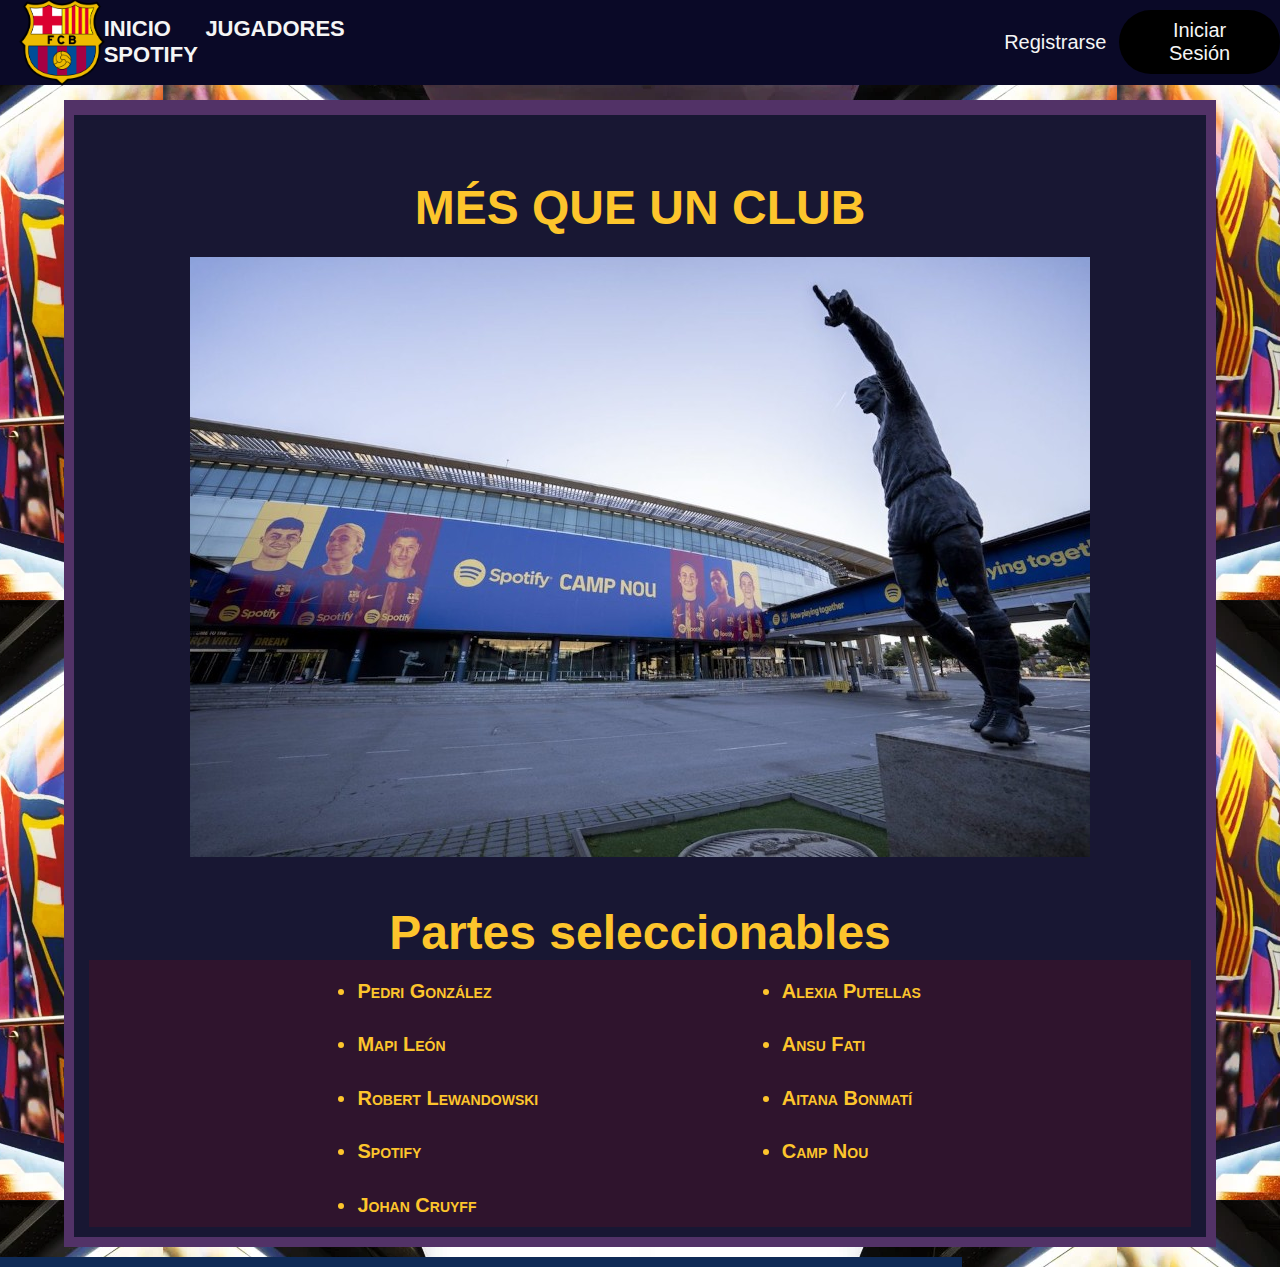
<file: index.html>
<!--Copyright Angelo Valverde-->
<!DOCTYPE html>
<html>
	<head>
	<meta content = "text/html; charset= utf-8" http-equiv = "Content-type"/>
		<title> Home </title>
		<link rel="stylesheet" type="text/css" href="css/style.css">
        <link rel="shortcut icon" href="imagenes/logofcb.png">
	</head>
    <body>
        <header class="banner">
            <h1> </h1>
        </header>
        

        <nav class="nave">
            
            <div class="logo">
                <img src="imagenes/logofcb.png" alt="logo3">
            </div>

            <ul class="lista">
                <li><a href="index.html"> INICIO </a></li>
                <li><a href="paginas/jugadores.html"> JUGADORES </a></li>
                <li><a href="paginas/Spotify.html"> SPOTIFY </a> </li>
            </ul>
            <a href="#" class="registro"> Registrarse </a>
            <a href="#" class="boton"><button> Iniciar Sesi&oacute;n </button></a>
        </nav>

        <main>
            <section>
                <h1>  </h1>
                <article>
                    <header style="text-align: center; margin-top: 5%;">
						<h1 style="text-align: center; margin-top: 1%; margin-bottom: 2%; font-size: 300%;"> M&Eacute;S QUE UN CLUB </h1>
                        <img src="imagenes/principal.jpg" alt="principal" usemap="#principal"> 
                        <map name="principal">
                            <area target="_blank" alt="Pedri Gonz&aacute;lez" title="Pedri Gonz&aacute;lez" href="/paginas/Pedri.html" coords="75,243,137,250,87,368,14,363" shape="poly">
                            <area target="_blank" alt="Mapi Le&oacute;n" title="Mapi Le&oacute;n" href="paginas/Mapi.html" coords="90,370,158,372,198,254,139,250" shape="poly">
                            <area target="_blank" alt="Robert Lewandoski" title="Robert Lewandoski" href="paginas/Lewandowski.html" coords="198,255,160,371,221,371,252,262" shape="poly">
                            <area target="_blank" alt="Spotify" title="Spotify" href="paginas/Spotify.html" coords="280,317,16" shape="circle">
                            <area target="_blank" alt="Spotify" title="Spotify" href="paginas/Spotify.html" coords="299,303,363,339" shape="rect">
                            <area target="_blank" alt="Camp Nou" title="Camp Nou" href="paginas/campnou.html" coords="365,305,474,357" shape="rect">
                            <area target="_blank" alt="Alexia Putellas" title="Alexia Putellas" href="paginas/Alexia.html" coords="481,293,483,380,516,383,514,298" shape="poly">
                            <area target="_blank" alt="Ansu Fati" title="Ansu Fati" href="paginas/Ansu.html" coords="516,298,518,380,547,383,540,302" shape="poly">
                            <area target="_blank" alt="Aitana Bonmat&iacute;" title="Aitana Bonmat&iacute;" href="paginas/Aitana.html" coords="542,302,547,380,573,385,568,307" shape="poly">
                            <area target="_blank" alt="The GOAT" title="The GOAT" href="paginas/Lacabra.html" coords="656,70,629,67,636,53,629,63,619,27,632,23,619,27,632,23,646,37,659,33,669,50,683,60,696,70,703,87,716,107,726,133,739,160,749,187,759,207,770,227,790,253,793,283,796,317,806,343,820,353,826,383,830,410,850,447,830,450,843,477,816,487,790,480,780,467,793,437,773,407,739,377,716,353,709,327,699,300,696,260,693,220,686,193,689,163,683,160,666,147,666,127,686,117,669,83,662,77" shape="poly">
                        </map>
                    </header>
                    <h1 style="text-align: center; margin-top: 4%; font-size: 300%;"> Partes seleccionables </h1>
                    <div style="padding-left: 23%; background-color: rgba(255, 0, 0, 0.103);">
                     
                            <list class="listatabla">
                                <ul>
                                    <li><a href="paginas/Pedri.html"> Pedri Gonz&aacute;lez </a>  </li>
                                    <li><a href="paginas/Alexia.html"> Alexia Putellas </a> </li>
            
                                </ul>
                               
                                <ul>
                                    <li> <a href="paginas/Mapi.html"> Mapi Le&oacute;n </a> </li>
                                    <li> <a href="paginas/Ansu.html"> Ansu Fati </a> </li>
                            
                                </ul>
                                <ul>
                                    <li> <a href="paginas/Lewandowski.html"> Robert Lewandowski </a> </li>
                                    <li> <a href="paginas/Aitana.html"> Aitana Bonmat&iacute; </a> </li>
                                </ul>
                                <ul>
                                    <li> <a href="paginas/Spotify.html"> Spotify </a> </li>
                                    <li> <a href="paginas/campnou.html"> Camp Nou </a> </li>
                                </ul>
                                <ul>
                                    <li> <a href="paginas/Lacabra.html"> Johan Cruyff </a> </li>
                                </ul>
                           </list>
                    
                        
                    </div>
                        
                               
                </article>

               
            </section>
        </main>

       

        <footer>
            <p>  </p>
        </footer>

	</body>
</html>
</file>
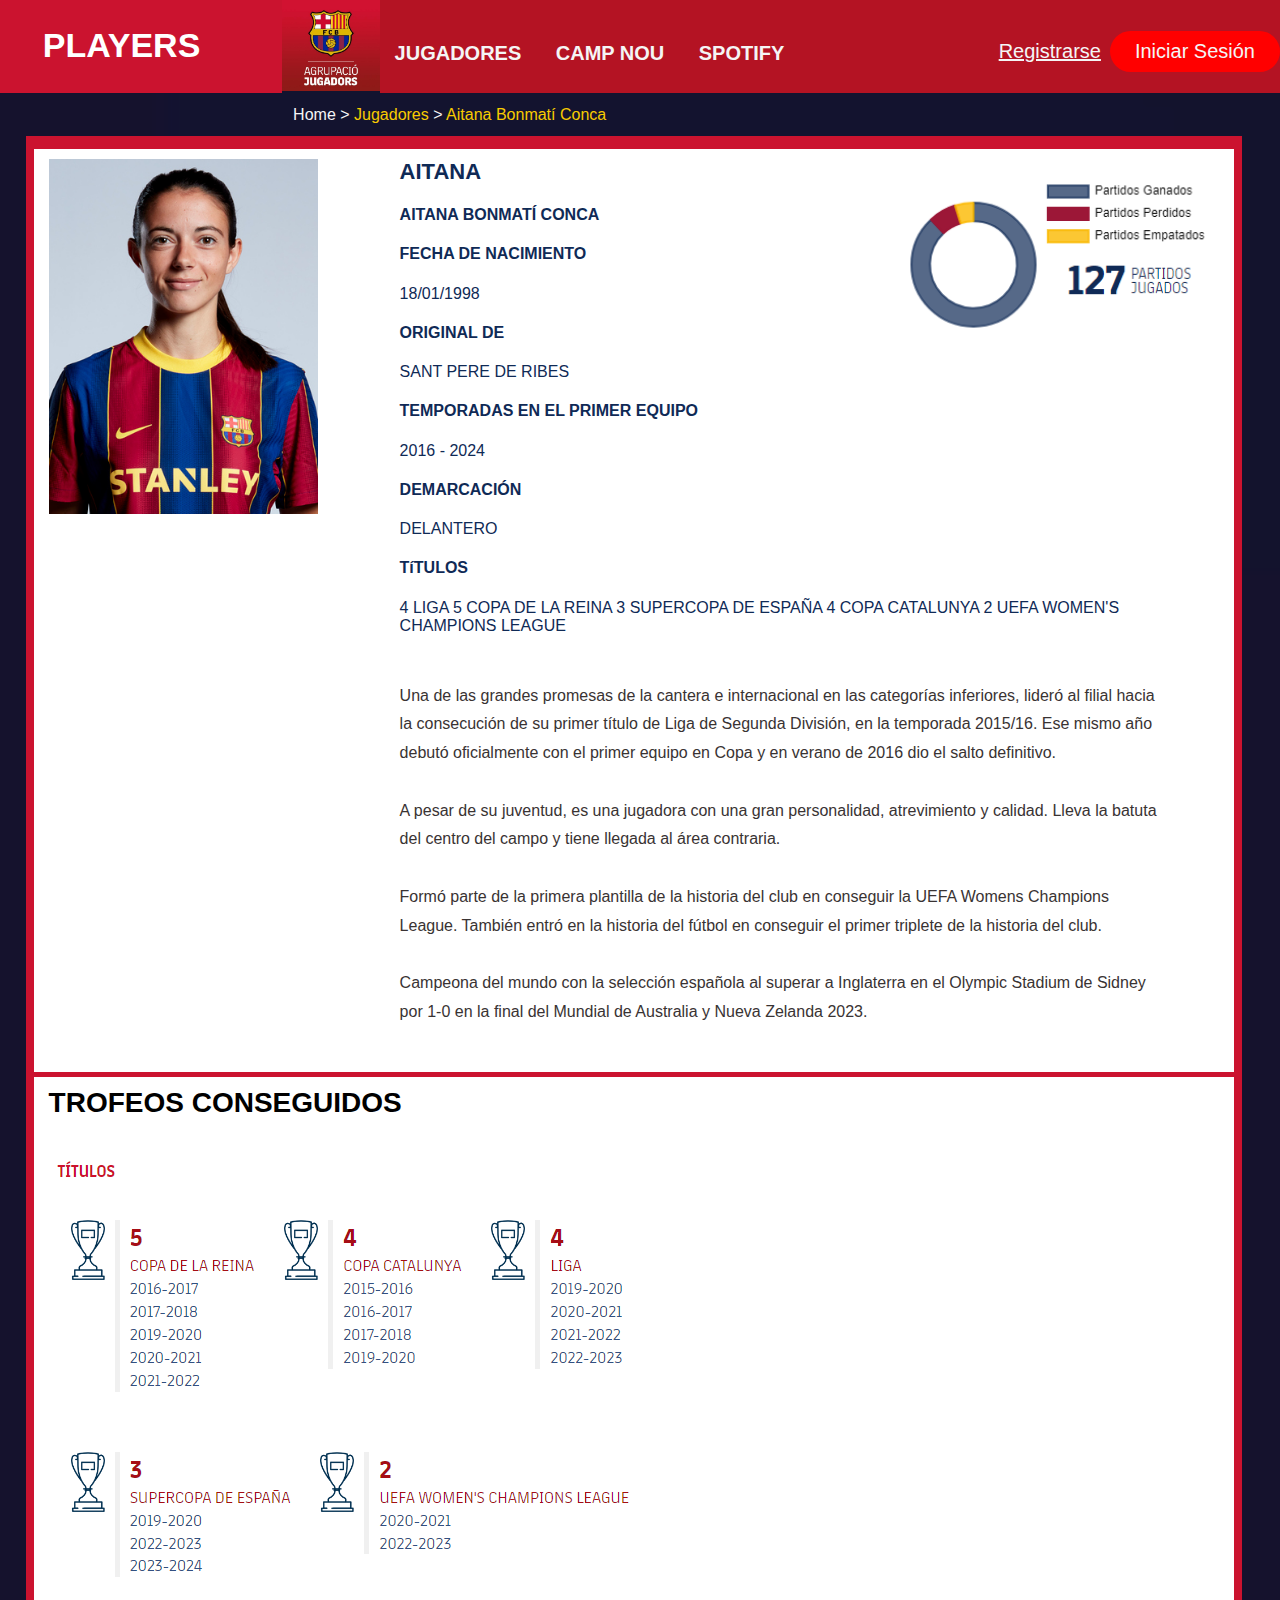
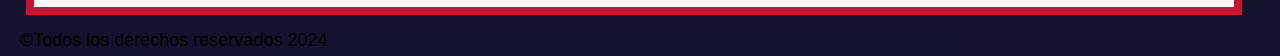
<file: paginas/Aitana.html>
<!--Copyright Angelo Valverde-->
<!DOCTYPE html>
<html>
	<head>
	<meta content = "text/html; charset= utf-8" http-equiv = "Content-type"/>
		<title> Aitana Bonmati</title>
		<link rel="stylesheet" type="text/css" href="../css/style2.css">
		<link rel="shortcut icon" href="../imagenes/logofcb.png">
		<style>

		</style> 
	</head>
	<body>
		<div>
			<header class="banner2">
				<h1> <strong> PLAYERS </strong> </h1>
			</header>
			<header class="banner">
				<h1>  </h1>	
			</header>
			<nav class="nave">
				
	
				<ul class="lista">
					<li><a href="../paginas/jugadores.html">JUGADORES</a></li>
					<li><a href="../paginas/campnou.html"> CAMP NOU </a></li>
					<li><a href="../paginas/Spotify.html"> SPOTIFY </a> </li>
				</ul>
				<a href="#" class="registro"> Registrarse </a>
				<a href="#" class="boton"><button> Iniciar Sesi&oacute;n </button></a>
			</nav>

		</div>
		
        

      

        <main>
            <header>
                <p id="header"><a href="../index.html" id="inicio"> Home > </a> <a href="jugadores.html" id="jugadores"> Jugadores </a> <a href="jugadores" id="d"> > </a> Aitana Bonmat&iacute; Conca </p>
            </header>
            <section>
				
                <article>
                    <header>
						
                    </header>
					<img src="../imagenes/Aitana.jpg" alt="Aitana" id="cruyff" width="23%">
                    <div class="informacion">
                    
                    <img src="../imagenes/graficaAitana.png" alt="graficaAitana" id="grafica" width="40%">

                        <h3> AITANA </h3>
                    <h4> AITANA BONMAT&Iacute; CONCA </h4>
                    <h4> FECHA DE NACIMIENTO </h4>
                        	18/01/1998 
                    <h4> ORIGINAL DE </h4>
                        	SANT PERE DE RIBES 	
                    <h4> TEMPORADAS EN EL PRIMER EQUIPO </h4>
                       	 	2016 - 2024 
                    <h4> DEMARCACI&Oacute;N </h4>
                       		DELANTERO
                    <h4> T&iacute;TULOS </h4>
						4 LIGA	5 COPA DE LA REINA 3 SUPERCOPA DE ESPAÑA 4 COPA CATALUNYA 2 UEFA WOMEN'S CHAMPIONS LEAGUE        
                    </div>
                    <p id="bio"> 
                        Una de las grandes promesas de la cantera e internacional en las categor&iacute;as inferiores, lider&oacute; al filial hacia la consecuci&oacute;n de su primer t&iacute;tulo de Liga de Segunda Divisi&oacute;n, en la temporada 2015/16. Ese mismo año debut&oacute; oficialmente con el primer equipo en Copa y en verano de 2016 dio el salto definitivo.
						<br>
						<br>
						A pesar de su juventud, es una jugadora con una gran personalidad, atrevimiento y calidad. Lleva la batuta del centro del campo y tiene llegada al &aacute;rea contraria.
						<br>
						<br>
						Form&oacute; parte de la primera plantilla de la historia del club en conseguir la UEFA Womens Champions League. Tambi&eacute;n entr&oacute; en la historia del fútbol en conseguir el primer triplete de la historia del club.
						<br>
						<br>
						Campeona del mundo con la selecci&oacute;n española al superar a Inglaterra en el Olympic Stadium de Sidney por 1-0 en la final del Mundial de Australia y Nueva Zelanda 2023.
                    </p>     
                    
						
                    
                </article>

                <article>
                    <header>
                        <h2> TROFEOS CONSEGUIDOS </h2>
                    </header>
                    <br>
                    <p> 
                    </p>
                    <br>
                    <img src="../imagenes/trofeosaitana.png" alt="trofeosaitana">
                
                </article>

              
            </section>
        </main>

       

        <footer>
            <p> ©Todos los derechos reservados 2024 </p>
        </footer>
        
	</body>
</html>
</file>
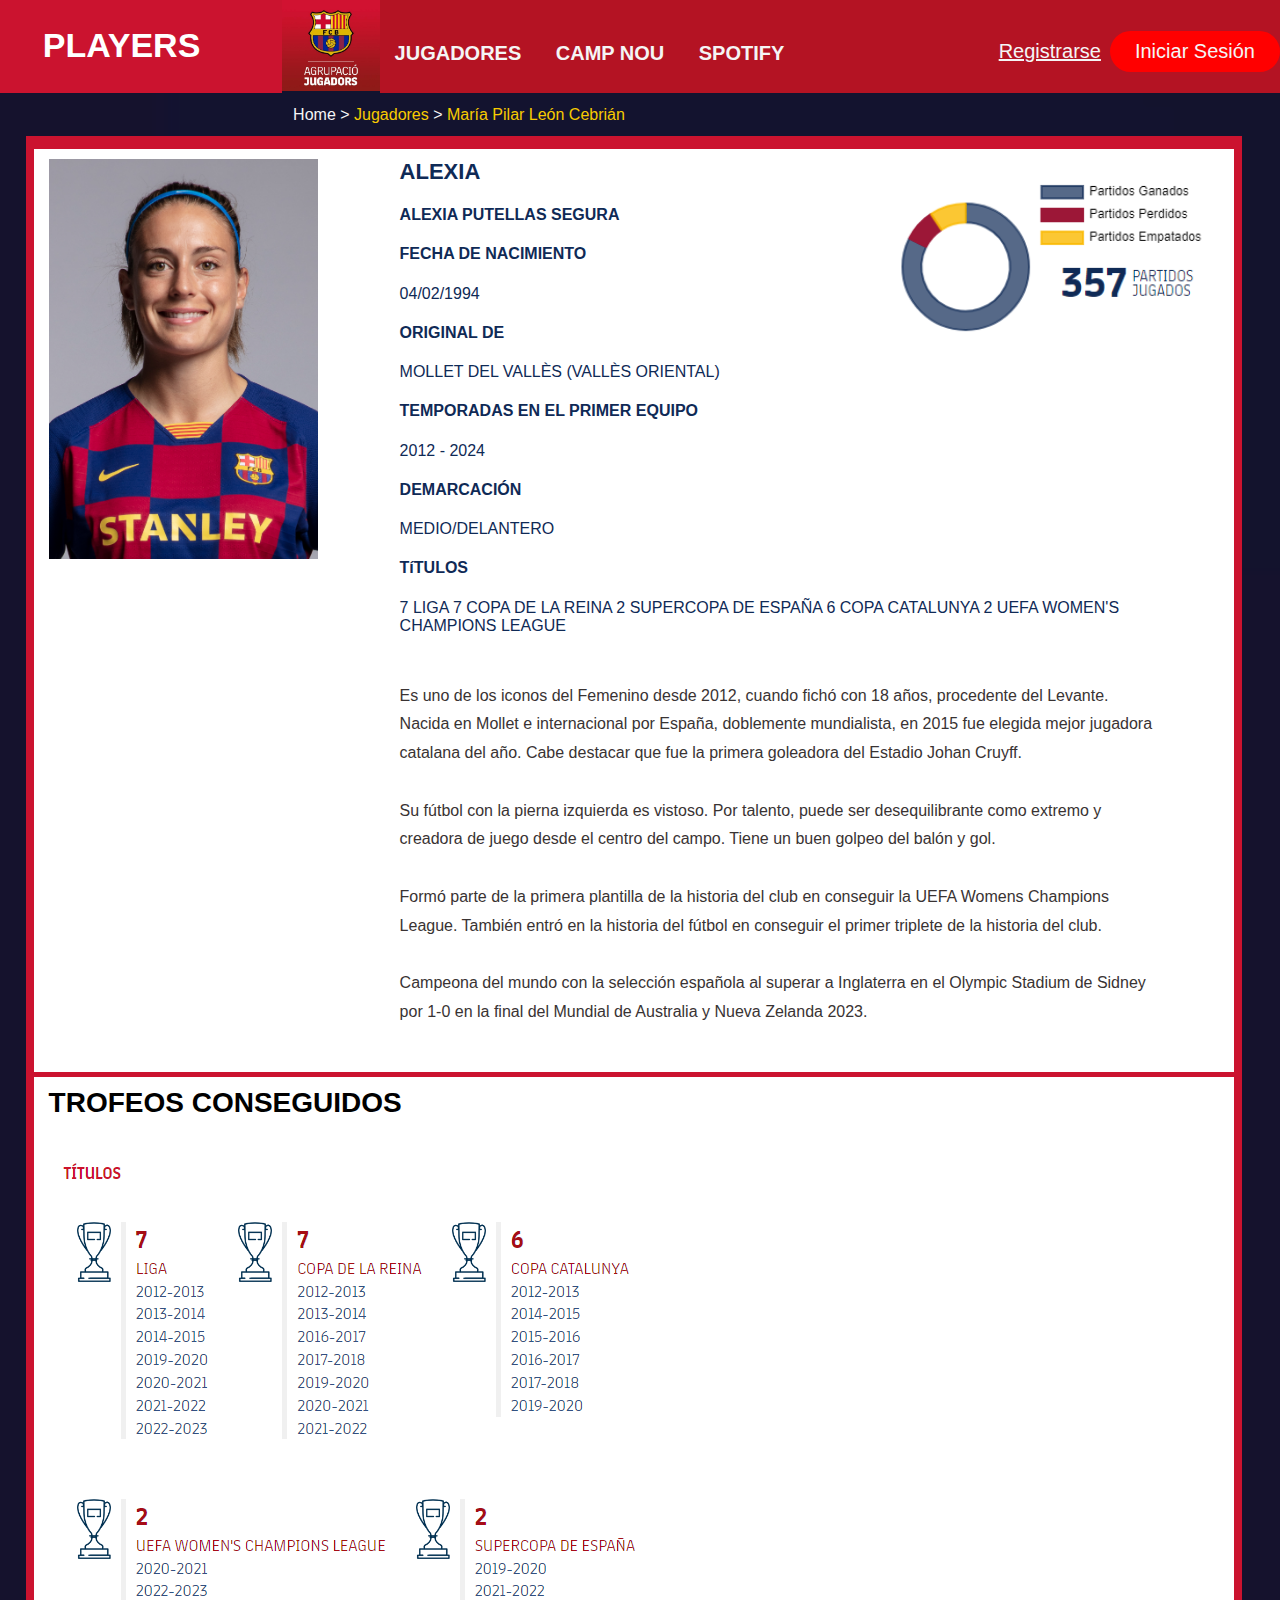
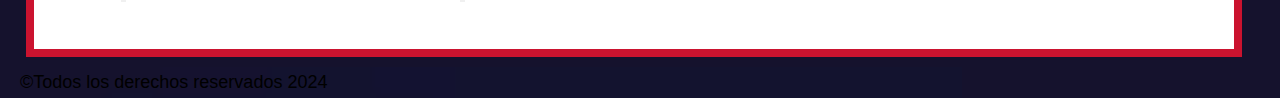
<file: paginas/Alexia.html>
<!--Copyright Angelo Valverde-->
<!DOCTYPE html>
<html>
	<head>
	<meta content = "text/html; charset= utf-8" http-equiv = "Content-type"/>
		<title> Alexia Putellas</title>
		<link rel="stylesheet" type="text/css" href="../css/style2.css">
		<link rel="shortcut icon" href="../imagenes/logofcb.png">
		<style>

		</style> 
	</head>
	<body>
		<div>
			<header class="banner2">
				<h1> <strong> PLAYERS </strong> </h1>
			</header>
			<header class="banner">
				<h1>  </h1>	
			</header>
			<nav class="nave">
				
	
				<ul class="lista">
					<li><a href="../paginas/jugadores.html">JUGADORES</a></li>
					<li><a href="../paginas/campnou.html"> CAMP NOU </a></li>
					<li><a href="../paginas/Spotify.html"> SPOTIFY </a> </li>
				</ul>
				<a href="#" class="registro"> Registrarse </a>
				<a href="#" class="boton"><button> Iniciar Sesi&oacute;n </button></a>
			</nav>

		</div>
		
        

      

        <main>
            <header>
                <p id="header"><a href="../index.html" id="inicio"> Home > </a> <a href="jugadores.html" id="jugadores"> Jugadores </a> <a href="jugadores" id="d"> > </a> Mar&iacute;a Pilar Le&oacute;n Cebri&aacute;n </p>
            </header>
            <section>
				
                <article>
                    <header>
						
                    </header>
					<img src="../imagenes/Alexia.jpg" alt="Alexia" id="cruyff" width="23%">
                    <div class="informacion">
                    
                    <img src="../imagenes/graficaAlexia.png" alt="graficaAlexia" id="grafica" width="40%">

                        <h3> ALEXIA </h3>
                    <h4> ALEXIA PUTELLAS SEGURA </h4>
                    <h4> FECHA DE NACIMIENTO </h4>
                        	04/02/1994 
                    <h4> ORIGINAL DE </h4>
                        	MOLLET DEL VALLÈS (VALLÈS ORIENTAL) 	
                    <h4> TEMPORADAS EN EL PRIMER EQUIPO </h4>
                       	 	2012 - 2024 
                    <h4> DEMARCACI&Oacute;N </h4>
                       	 	MEDIO/DELANTERO
                    <h4> T&iacute;TULOS </h4>
						7 LIGA	7 COPA DE LA REINA 2 SUPERCOPA DE ESPAÑA 6 COPA CATALUNYA 2 UEFA WOMEN'S CHAMPIONS LEAGUE        
                    </div>
                    <p id="bio"> 
                        Es uno de los iconos del Femenino desde 2012, cuando fich&oacute; con 18 años, procedente del Levante. Nacida en Mollet e internacional por España, doblemente mundialista, en 2015 fue elegida mejor jugadora catalana del año. Cabe destacar que fue la primera goleadora del Estadio Johan Cruyff.
						<br>
						<br>
						Su fútbol con la pierna izquierda es vistoso. Por talento, puede ser desequilibrante como extremo y creadora de juego desde el centro del campo. Tiene un buen golpeo del bal&oacute;n y gol.
						<br>
						<br>
						Form&oacute; parte de la primera plantilla de la historia del club en conseguir la UEFA Womens Champions League. Tambi&eacute;n entr&oacute; en la historia del fútbol en conseguir el primer triplete de la historia del club.
						<br>
						<br>
						Campeona del mundo con la selecci&oacute;n española al superar a Inglaterra en el Olympic Stadium de Sidney por 1-0 en la final del Mundial de Australia y Nueva Zelanda 2023.
                    </p>     
                    
						
                    
                </article>

                <article>
                    <header>
                        <h2> TROFEOS CONSEGUIDOS </h2>
                    </header>
                    <br>
                    <p> 
                    </p>
                    <br>
                    <img src="../imagenes/trofeosalexia.png" alt="trofeosalexia">
                
                </article>

              
            </section>
        </main>

       

        <footer>
            <p> ©Todos los derechos reservados 2024 </p>
        </footer>
        
	</body>
</html>
</file>
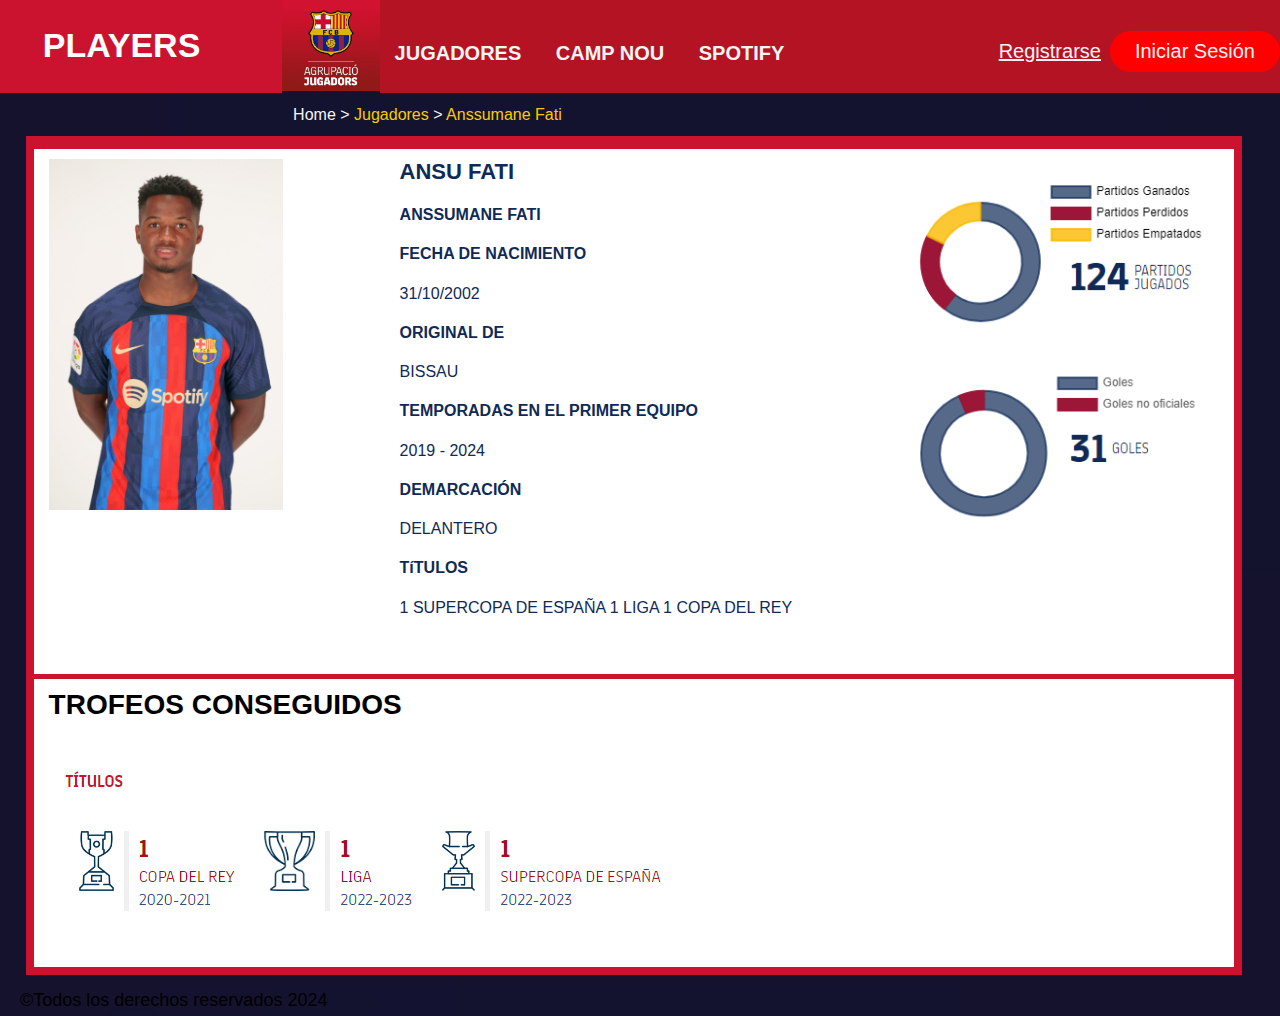
<file: paginas/Ansu.html>
<!--Copyright Angelo Valverde-->
<!DOCTYPE html>
<html>
	<head>
	<meta content = "text/html; charset= utf-8" http-equiv = "Content-type"/>
		<title> Ansu Fati </title>
		<link rel="stylesheet" type="text/css" href="../css/style2.css">
        <link rel="shortcut icon" href="../imagenes/logofcb.png">
		<style>

		</style> 
	</head>
	<body>
		<div>
			<header class="banner2">
				<h1> <strong> PLAYERS </strong> </h1>
			</header>
			<header class="banner">
				<h1>  </h1>	
			</header>
			<nav class="nave">
				
	
				<ul class="lista">
					<li><a href="../paginas/jugadores.html">JUGADORES</a></li>
					<li><a href="../paginas/campnou.html"> CAMP NOU </a></li>
					<li><a href="../paginas/Spotify.html"> SPOTIFY </a> </li>
				</ul>
				<a href="#" class="registro"> Registrarse </a>
				<a href="#" class="boton"><button> Iniciar Sesi&oacute;n </button></a>
			</nav>

		</div>
		
        

      

        <main>
            <header>
                <p id="header"><a href="../index.html" id="inicio"> Home > </a> <a href="jugadores.html" id="jugadores"> Jugadores </a> <a href="jugadores" id="d"> > </a> Anssumane Fati </p>
            </header>
            <section>
				
                <article>
                    <header>
						
                    </header>
					<img src="../imagenes/Ansu.jpg" alt="Ansu" id="cruyff" width="20%">
                    <div class="informacion">
                    
                    <img src="../imagenes/graficaAnsu.png" alt="graficaAnsu" id="grafica" width="40%">

                        <h3> ANSU FATI </h3>
                    <h4> ANSSUMANE FATI </h4>
                    <h4> FECHA DE NACIMIENTO </h4>
                        	31/10/2002 
                    <h4> ORIGINAL DE </h4>
							BISSAU
                    <h4> TEMPORADAS EN EL PRIMER EQUIPO </h4>
                       	 	2019 - 2024 
                    <h4> DEMARCACI&Oacute;N </h4>
                       	 	DELANTERO 
                    <h4> T&iacute;TULOS </h4>
						1 SUPERCOPA DE ESPAÑA 1 LIGA 1 COPA DEL REY

                   
                    </div>
                    <p id="bio"> 
					
                    </p>     
                    
						
                    
                </article>

                <article>
                    <header>
                        <h2> TROFEOS CONSEGUIDOS </h2>
                    </header>
                    <br>
                    <p> 
                    </p>
                    <br>
                    <img src="../imagenes/trofeospedri.png" alt="trofeosansu">
                
                </article>

              
            </section>
        </main>

       

        <footer>
            <p> ©Todos los derechos reservados 2024 </p>
        </footer>
        
	</body>
</html>
</file>
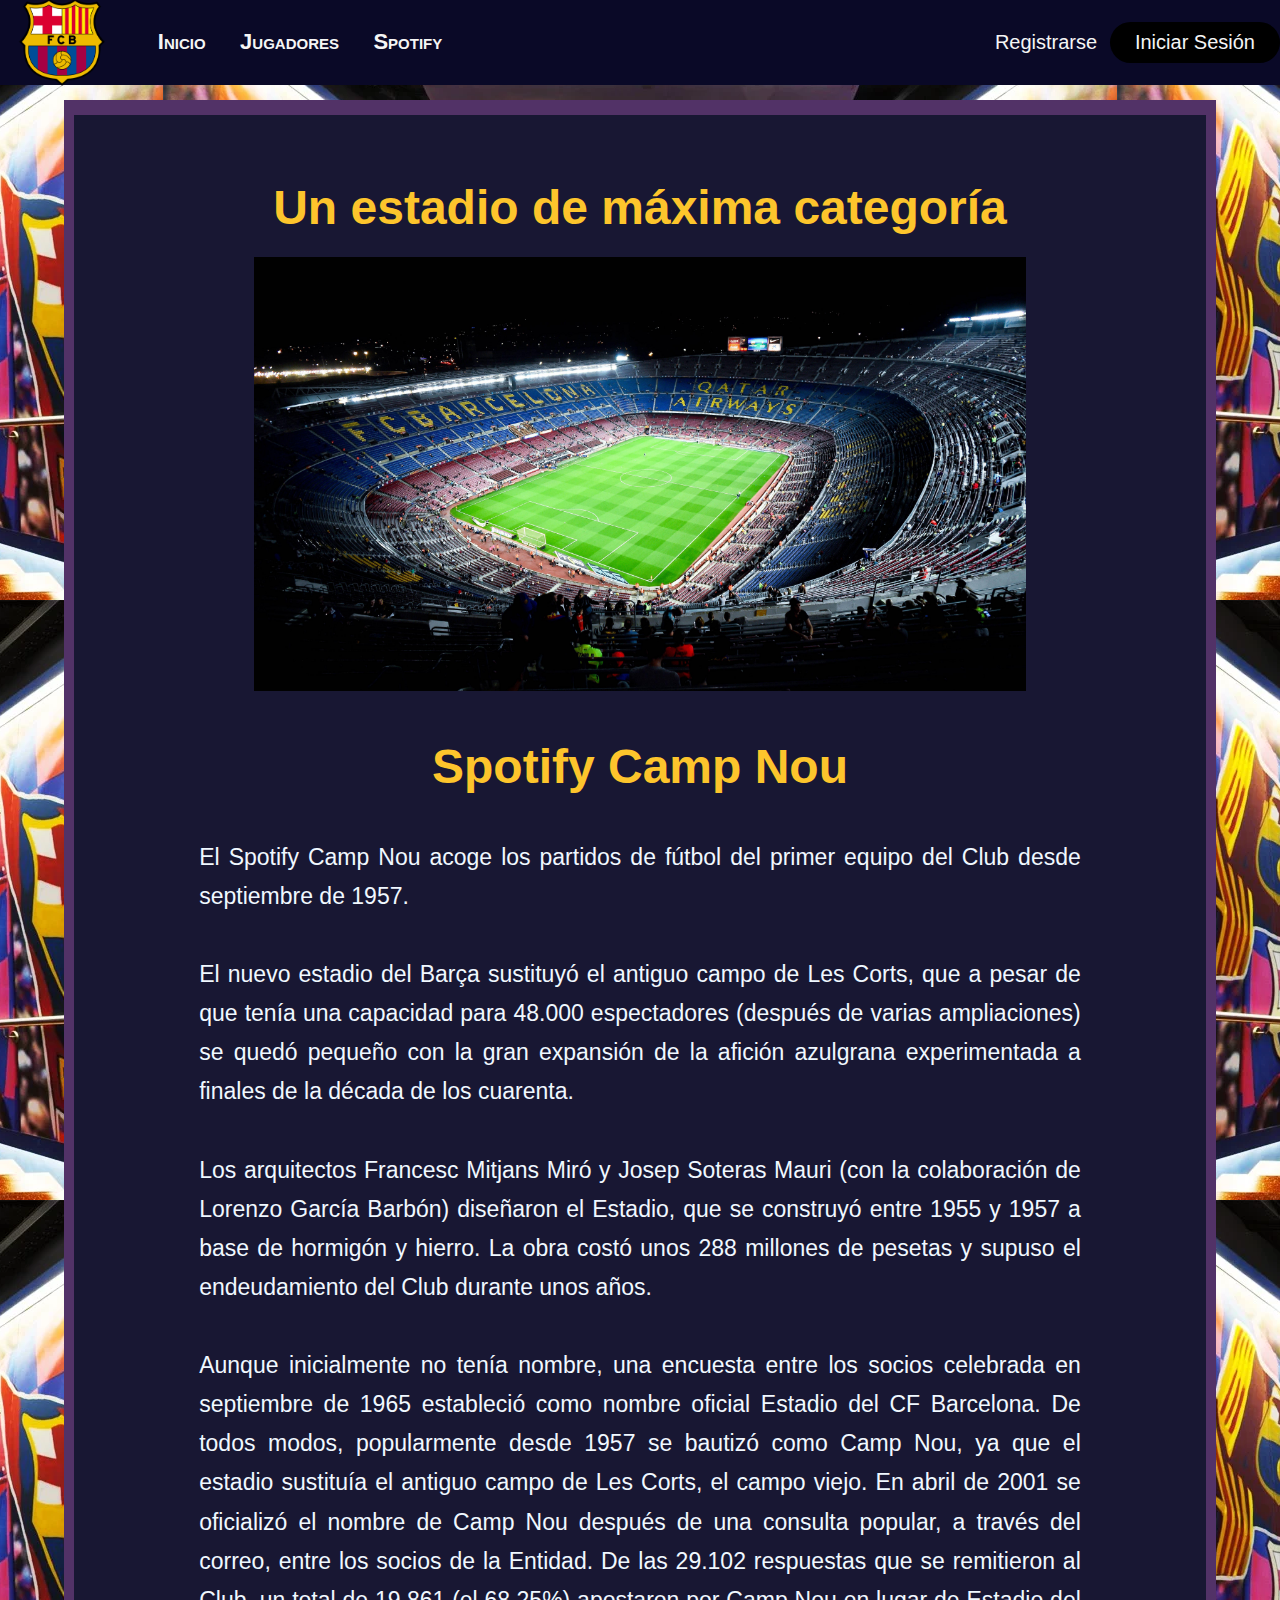
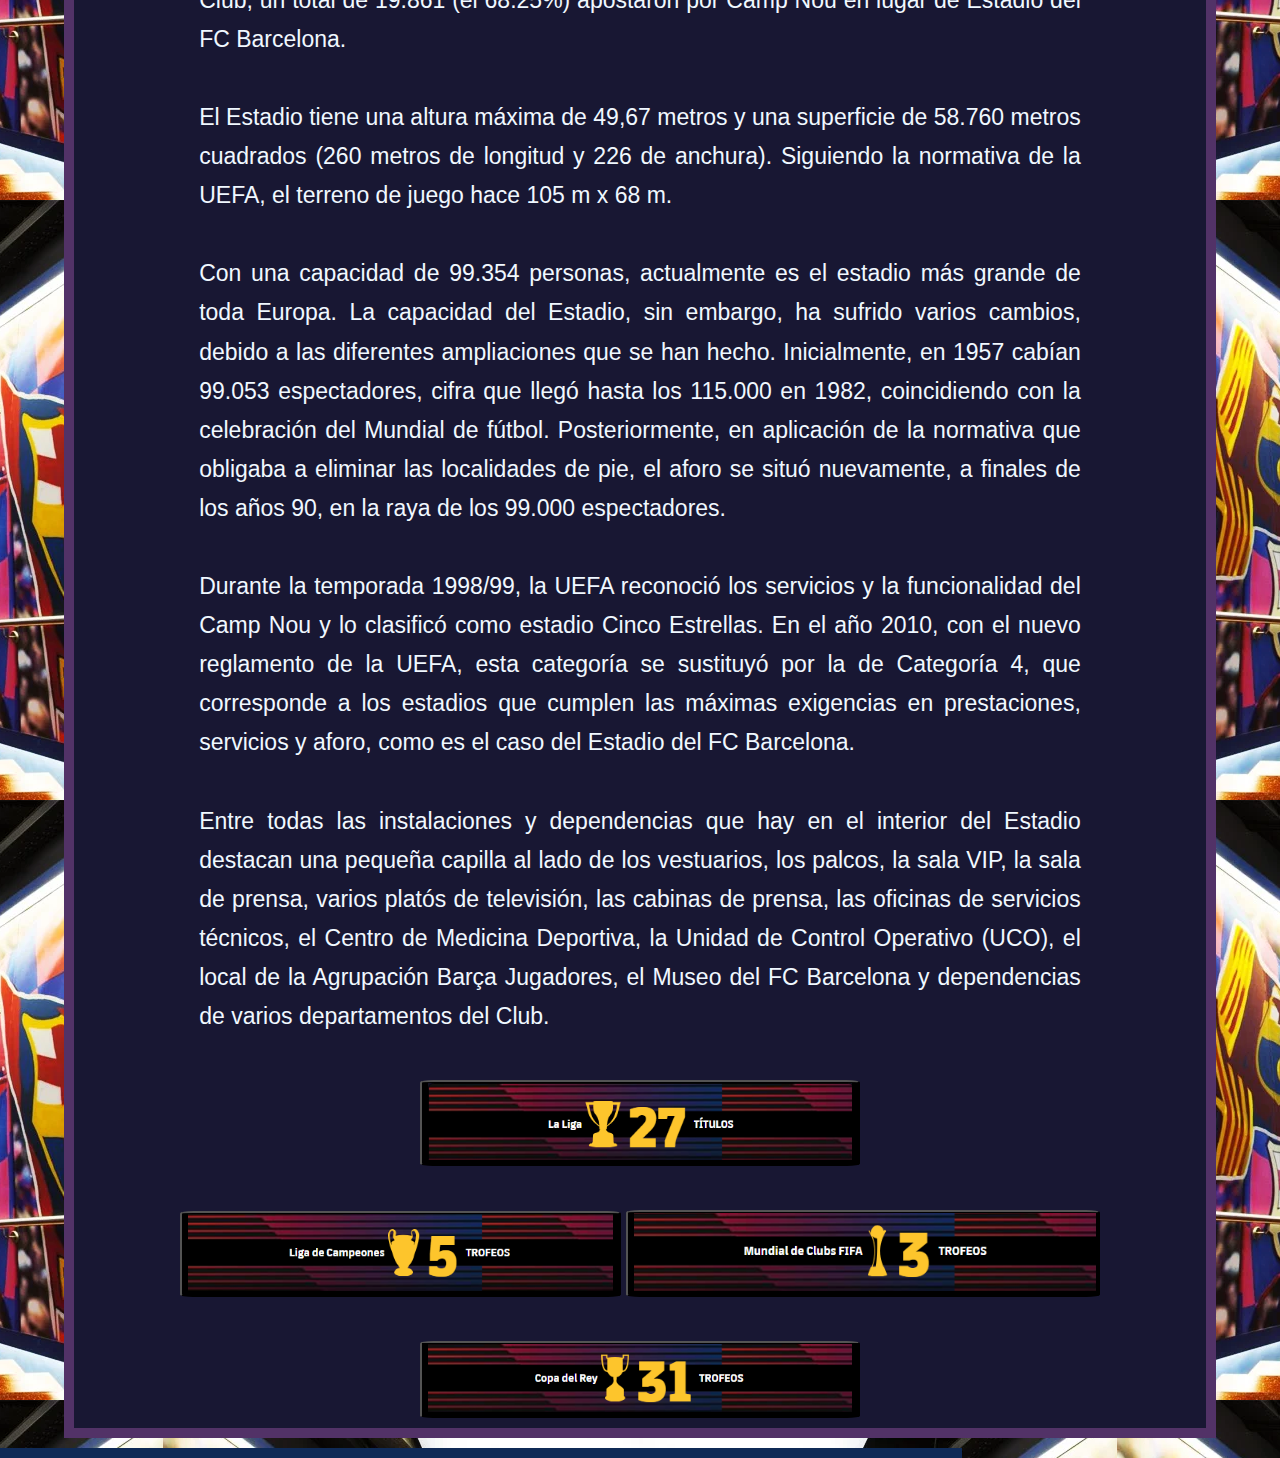
<file: paginas/campnou.html>
<!--Copyright Angelo Valverde-->
<!DOCTYPE html>
<html>
	<head>
	<meta content = "text/html; charset= utf-8" http-equiv = "Content-type"/>
		<title> Camp Nou </title>
		<link rel="stylesheet" type="text/css" href="../css/style4.css">
        <link rel="shortcut icon" href="../imagenes/logofcb.png">
        <!--[if lt IE 9]>
        <script>
            document.createElement("article");
            document.createElement("aside");
            document.createElement("footer");
            document.createElement("header");
            document.createElement("main");
            document.createElement("nav");
            document.createElement("section");
        </script>
        <!(endif)-->
    </head>
	<body>
        <header class="banner">
            <h1> </h1>
        </header>
        

        <nav class="nave">
            
            <div class="logo">
                <img src="../imagenes/logofcb.png" alt="logo3">
            </div>

            <ul class="lista">
                <li><a href="../index.html"> Inicio </a></li>
                <li><a href="../paginas/jugadores.html"> Jugadores </a></li>
                <li><a href="../paginas/Spotify.html"> Spotify </a> </li>
            </ul>
            <a href="#" class="registro"> Registrarse </a>
            <a href="#" class="boton"><button> Iniciar Sesi&oacute;n </button></a>
        </nav>

        <main>
            <section>
                <h1>  </h1>
                <article>
                    <header style="text-align: center; margin-top: 5%;">
						<h1 style="text-align: center; margin-top: 1%; margin-bottom: 2%; font-size: 300%;"> Un estadio de m&aacute;xima categor&iacute;a </h1>
                        <img src="../imagenes/campnou1.jpg" alt="laptopspoti" width="70%" >
                    </header>
                    <h1 style="text-align: center; margin-top: 4%; font-size: 300%;"> Spotify Camp Nou </h1>
                    <p style="text-align: justify; margin-top: 4%;"> 
                        El Spotify Camp Nou acoge los partidos de fútbol del primer equipo del Club desde septiembre de 1957.
                        <br>
                        <br>
						El nuevo estadio del Barça sustituy&oacute; el antiguo campo de Les Corts, que a pesar de que ten&iacute;a una capacidad para 48.000 espectadores (despu&eacute;s de varias ampliaciones) se qued&oacute; pequeño con la gran expansi&oacute;n de la afici&oacute;n azulgrana experimentada a finales de la d&eacute;cada de los cuarenta.
						<br>
                        <br>
						Los arquitectos Francesc Mitjans Mir&oacute; y Josep Soteras Mauri (con la colaboraci&oacute;n de Lorenzo Garc&iacute;a Barb&oacute;n) diseñaron el Estadio, que se construy&oacute; entre 1955 y 1957 a base de hormig&oacute;n y hierro. La obra cost&oacute; unos 288 millones de pesetas y supuso el endeudamiento del Club durante unos años.
						<br>
                        <br>
						Aunque inicialmente no ten&iacute;a nombre, una encuesta entre los socios celebrada en septiembre de 1965 estableci&oacute; como nombre oficial Estadio del CF Barcelona. De todos modos, popularmente desde 1957 se bautiz&oacute; como Camp Nou, ya que el estadio sustitu&iacute;a el antiguo campo de Les Corts, el campo viejo. En abril de 2001 se oficializ&oacute; el nombre de Camp Nou despu&eacute;s de una consulta popular, a trav&eacute;s del correo, entre los socios de la Entidad. De las 29.102 respuestas que se remitieron al Club, un total de 19.861 (el 68.25%) apostaron por Camp Nou en lugar de Estadio del FC Barcelona.
						<br>
                        <br>
						El Estadio tiene una altura m&aacute;xima de 49,67 metros y una superficie de 58.760 metros cuadrados (260 metros de longitud y 226 de anchura). Siguiendo la normativa de la UEFA, el terreno de juego hace 105 m x 68 m.
						<br>
                        <br>
						Con una capacidad de 99.354 personas, actualmente es el estadio m&aacute;s grande de toda Europa. La capacidad del Estadio, sin embargo, ha sufrido varios cambios, debido a las diferentes ampliaciones que se han hecho. Inicialmente, en 1957 cab&iacute;an 99.053 espectadores, cifra que lleg&oacute; hasta los 115.000 en 1982, coincidiendo con la celebraci&oacute;n del Mundial de fútbol. Posteriormente, en aplicaci&oacute;n de la normativa que obligaba a eliminar las localidades de pie, el aforo se situ&oacute; nuevamente, a finales de los años 90, en la raya de los 99.000 espectadores.
						<br>
                        <br>
						Durante la temporada 1998/99, la UEFA reconoci&oacute; los servicios y la funcionalidad del Camp Nou y lo clasific&oacute; como estadio Cinco Estrellas. En el año 2010, con el nuevo reglamento de la UEFA, esta categor&iacute;a se sustituy&oacute; por la de Categor&iacute;a 4, que corresponde a los estadios que cumplen las m&aacute;ximas exigencias en prestaciones, servicios y aforo, como es el caso del Estadio del FC Barcelona.
						<br>
                        <br>
						Entre todas las instalaciones y dependencias que hay en el interior del Estadio destacan una pequeña capilla al lado de los vestuarios, los palcos, la sala VIP, la sala de prensa, varios plat&oacute;s de televisi&oacute;n, las cabinas de prensa, las oficinas de servicios t&eacute;cnicos, el Centro de Medicina Deportiva, la Unidad de Control Operativo (UCO), el local de la Agrupaci&oacute;n Barça Jugadores, el Museo del FC Barcelona y dependencias de varios departamentos del Club. 
                    </p>    
                    <div style="text-align: center;">
                        <a href="#" id="boton2"><button> <img src="../imagenes/ligas.png" alt="obtener" width="100%"> </button></a>
                           
                        <br>
                       
                        <a href="#" id="boton2"><button> <img src="../imagenes/champions.png" alt="obtener" width="100%"> </button></a>
                       
                    
                   
                        <a href="#" id="boton2"><button style="width: 43%;"> <img src="../imagenes/mundialitos.png" alt="obtener" width="101%"> </button></a>
                     
                        <br>
                       
                        <a href="#" id="boton2"><button> <img src="../imagenes/copas.png" alt="obtener" width="100%"> </button></a>
                    </div>
                        
                               
                </article>

               
            </section>
        </main>

       

        <footer>
            <p>  </p>
        </footer>

	</body>
</html>
</file>
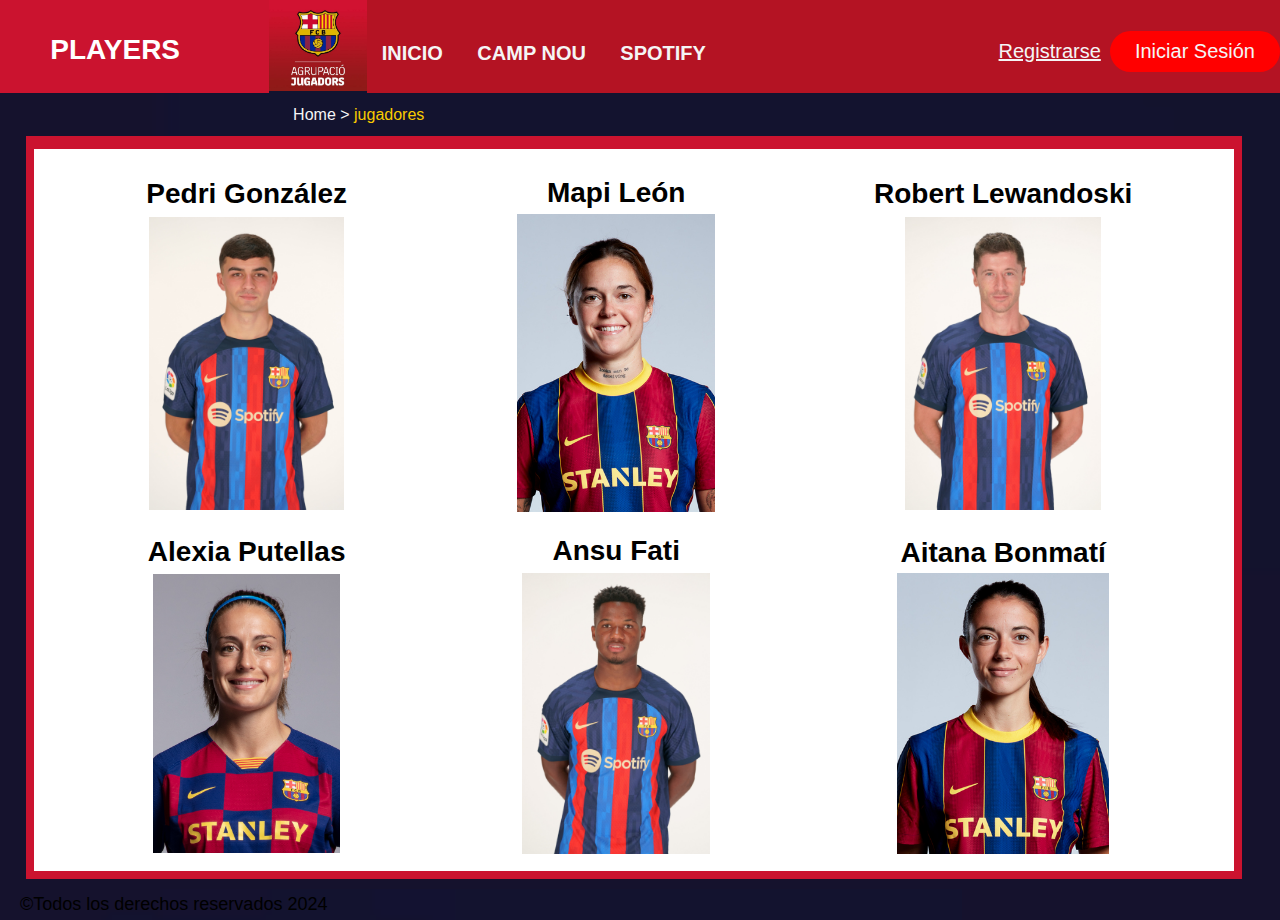
<file: paginas/jugadores.html>
<!--Copyright Angelo Valverde-->
<!DOCTYPE html>
<html>
	<head>
	<meta content = "text/html; charset= utf-8" http-equiv = "Content-type"/>
		<title> Jugadores</title>
		<link rel="stylesheet" type="text/css" href="../css/style5.css">
        <link rel="shortcut icon" href="../imagenes/logofcb.png">
		<style>

		</style> 
	</head>
	<body>
		<div>
			<header class="banner2">
				<h1> <strong> PLAYERS </strong> </h1>
			</header>
			<header class="banner">
				<h1>  </h1>	
			</header>
			<nav class="nave">
				
	
				<ul class="lista">
					<li><a href="../index.html">INICIO</a></li>
					<li><a href="../paginas/campnou.html"> CAMP NOU </a></li>
					<li><a href="../paginas/Spotify.html"> SPOTIFY </a> </li>
				</ul>
				<a href="#" class="registro"> Registrarse </a>
				<a href="#" class="boton"><button> Iniciar Sesi&oacute;n </button></a>
			</nav>

		</div>
		
        

      

        <main>
            <header>
                <p id="header"><a href="../index.html" id="inicio"> Home > </a> <a href="jugadores.html" id="jugadores"> jugadores </a> <a href="jugadores" id="d">  </a>
            </header>
            <section>
				
                <article>
                    <header>
						
                    </header>
					<table>
                        <tr>
                            <th> <h1> Pedri Gonz&aacute;lez </h1></th>
                            <th><h1> Mapi Le&oacute;n </h1></th>
                            <th><h1> Robert Lewandoski </h1></th>
                           
                        </tr>
                        <tr>
                            <th> <a href="../paginas/Pedri.html"><img src="../imagenes/Pedri.jpg" alt="Pedri" width="50%"></a> </th>
                            <th><a href="../paginas/Mapi.html"> <img src="../imagenes/Mapi.jpg" alt="Mapi" width="58%"> </a></th>
                            <th> <a href="../paginas/Lewandowski.html"><img src="../imagenes/Lewandowski.jpg" alt="Lewandoski" width="46%"></a></th>
                        </tr>
                        <tr>
                            <th> <h1> Alexia Putellas </h1> </th>
                            <th> <h1> Ansu Fati </h1></th>
                            <th> <h1>Aitana Bonmat&iacute; </h1></th>
                        </tr>
                        <tr>
                           
                            <th><a href="../paginas/Alexia.html"> <img src="../imagenes/Alexia.jpg" alt="Alexia" width="48%"> </a></th>
                            <th><a href="../paginas/Ansu.html"> <img src="../imagenes/Ansu.jpg" alt="Ansu" width="55%"> </a></th>
                            <th><a href="../paginas/Aitana.html"> <img src="../imagenes/Aitana.jpg" alt="Aitana" width="50%"></a> </th>
                        </tr>
                    </table>

                 
        </main>

       

        <footer>
            <p> ©Todos los derechos reservados 2024 </p>
        </footer>
        
	</body>
</html>
</file>
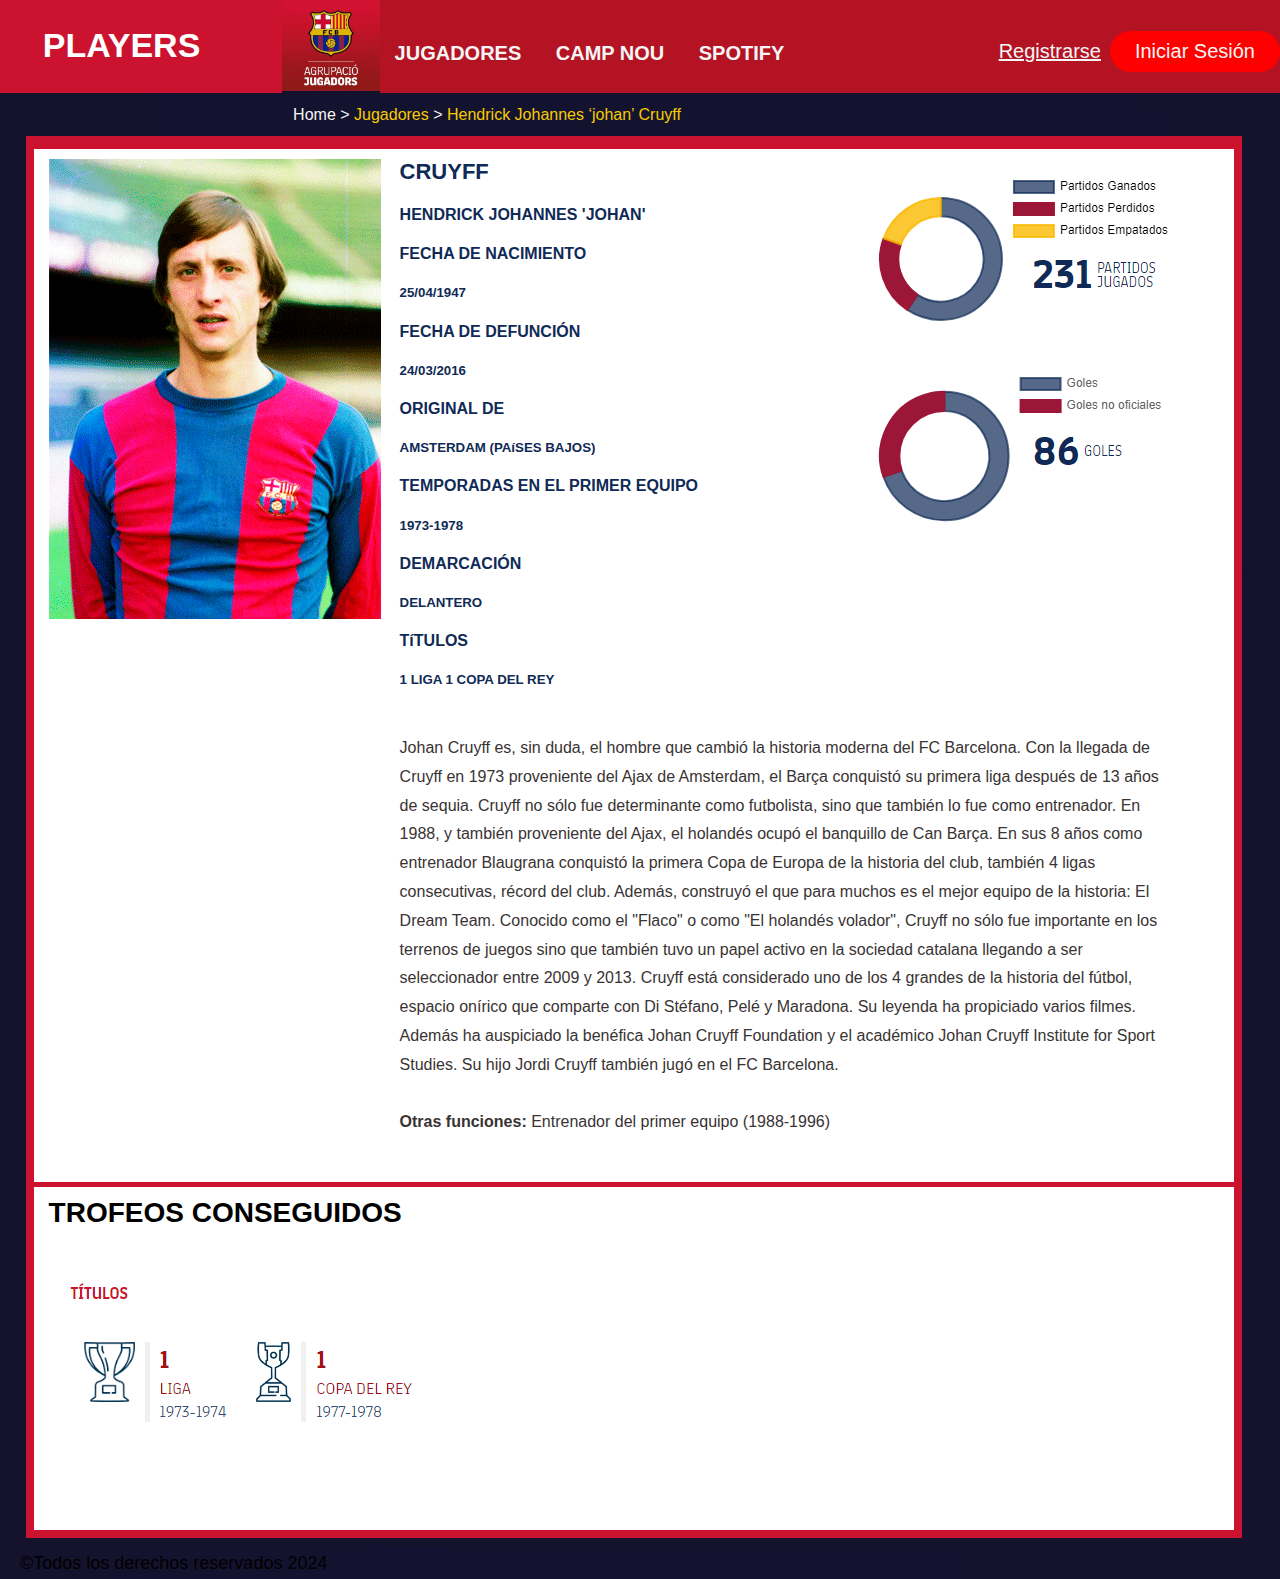
<file: paginas/Lacabra.html>
<!--Copyright Angelo Valverde-->
<!DOCTYPE html>
<html>
	<head>
	<meta content = "text/html; charset= utf-8" http-equiv = "Content-type"/>
		<title> Johan Cruyff </title>
		<link rel="stylesheet" type="text/css" href="../css/style2.css">
        <link rel="shortcut icon" href="../imagenes/logofcb.png">
		<style>

		</style> 
	</head>
	<body>
		<div>
			<header class="banner2">
				<h1> <strong> PLAYERS </strong> </h1>
			</header>
			<header class="banner">
				<h1>  </h1>	
			</header>
			<nav class="nave">
				
	
				<ul class="lista">
					<li><a href="../paginas/jugadores.html">JUGADORES</a></li>
					<li><a href="../paginas/campnou.html"> CAMP NOU </a></li>
					<li><a href="../paginas/Spotify.html"> SPOTIFY </a> </li>
				</ul>
				<a href="#" class="registro"> Registrarse </a>
				<a href="#" class="boton"><button> Iniciar Sesi&oacute;n </button></a>
			</nav>

		</div>
		
        

      

        <main>
            <header>
                <p id="header"><a href="../index.html" id="inicio"> Home > </a> <a href="jugadores.html" id="jugadores"> Jugadores </a> <a href="jugadores" id="d"> > </a>  Hendrick Johannes ‘johan’ Cruyff</p>
            </header>
            <section>
				
                <article>
                    <header>
						
                    </header>
					<img src="../imagenes/Cruyff.jpg" alt="Cruyff" id="cruyff">
                    <div class="informacion">
                    
                    <img src="../imagenes/grafica.png" alt="grafica" id="grafica">

                        <h3> CRUYFF </h3>
                    <h4> HENDRICK JOHANNES 'JOHAN' </h4>
                    <h4> FECHA DE NACIMIENTO </h4>
                        <h5> 25/04/1947 </h5>
                    <h4> FECHA DE DEFUNCI&Oacute;N </h4>
                        <h5> 24/03/2016 </h5>
                    <h4> ORIGINAL DE </h4>
                        <h5> AMSTERDAM (PA&iacute;SES BAJOS) </h5>	
                    <h4> TEMPORADAS EN EL PRIMER EQUIPO </h4>
                        <h5> 1973-1978 </h5>
                    <h4> DEMARCACI&Oacute;N </h4>
                        <h5> DELANTERO </h5>
                    <h4> T&iacute;TULOS </h4>
                        <h5> 1 LIGA   1 COPA DEL REY</h5>	

                   
                    </div>
                    <p id="bio"> 
                        Johan Cruyff es, sin duda, el hombre que cambi&oacute; la historia moderna del FC Barcelona. Con la llegada de Cruyff en 1973 proveniente del Ajax de Amsterdam, el Barça conquist&oacute; su primera liga despu&eacute;s de 13 años de sequia. Cruyff no s&oacute;lo fue determinante como futbolista, sino que tambi&eacute;n lo fue como entrenador. En 1988, y tambi&eacute;n proveniente del Ajax, el holand&eacute;s ocup&oacute; el banquillo de Can Barça. En sus 8 años como entrenador Blaugrana conquist&oacute; la primera Copa de Europa de la historia del club, tambi&eacute;n 4 ligas consecutivas, r&eacute;cord del club. Adem&aacute;s, construy&oacute; el que para muchos es el mejor equipo de la historia: El Dream Team. Conocido como el "Flaco" o como "El holand&eacute;s volador", Cruyff no s&oacute;lo fue importante en los terrenos de juegos sino que tambi&eacute;n tuvo un papel activo en la sociedad catalana llegando a ser seleccionador entre 2009 y 2013. Cruyff est&aacute; considerado uno de los 4 grandes de la historia del fútbol, espacio on&iacute;rico que comparte con Di St&eacute;fano, Pel&eacute; y Maradona. Su leyenda ha propiciado varios filmes. Adem&aacute;s ha auspiciado la ben&eacute;fica Johan Cruyff Foundation y el acad&eacute;mico Johan Cruyff Institute for Sport Studies. Su hijo Jordi Cruyff tambi&eacute;n jug&oacute; en el FC Barcelona.
                        <br>
                        <br>
                        <b> Otras funciones: </b> Entrenador del primer equipo (1988-1996)
                    </p>     
                    
						
                    
                </article>

                <article>
                    <header>
                        <h2> TROFEOS CONSEGUIDOS </h2>
                    </header>
                    <br>
                    <p> 
                    </p>
                    <br>
                    <img src="../imagenes/trofeoscruyff.png" alt="trofeoscruyff">
                
                </article>

              
            </section>
        </main>

       

        <footer>
            <p> ©Todos los derechos reservados 2024 </p>
        </footer>
        
	</body>
</html>
</file>
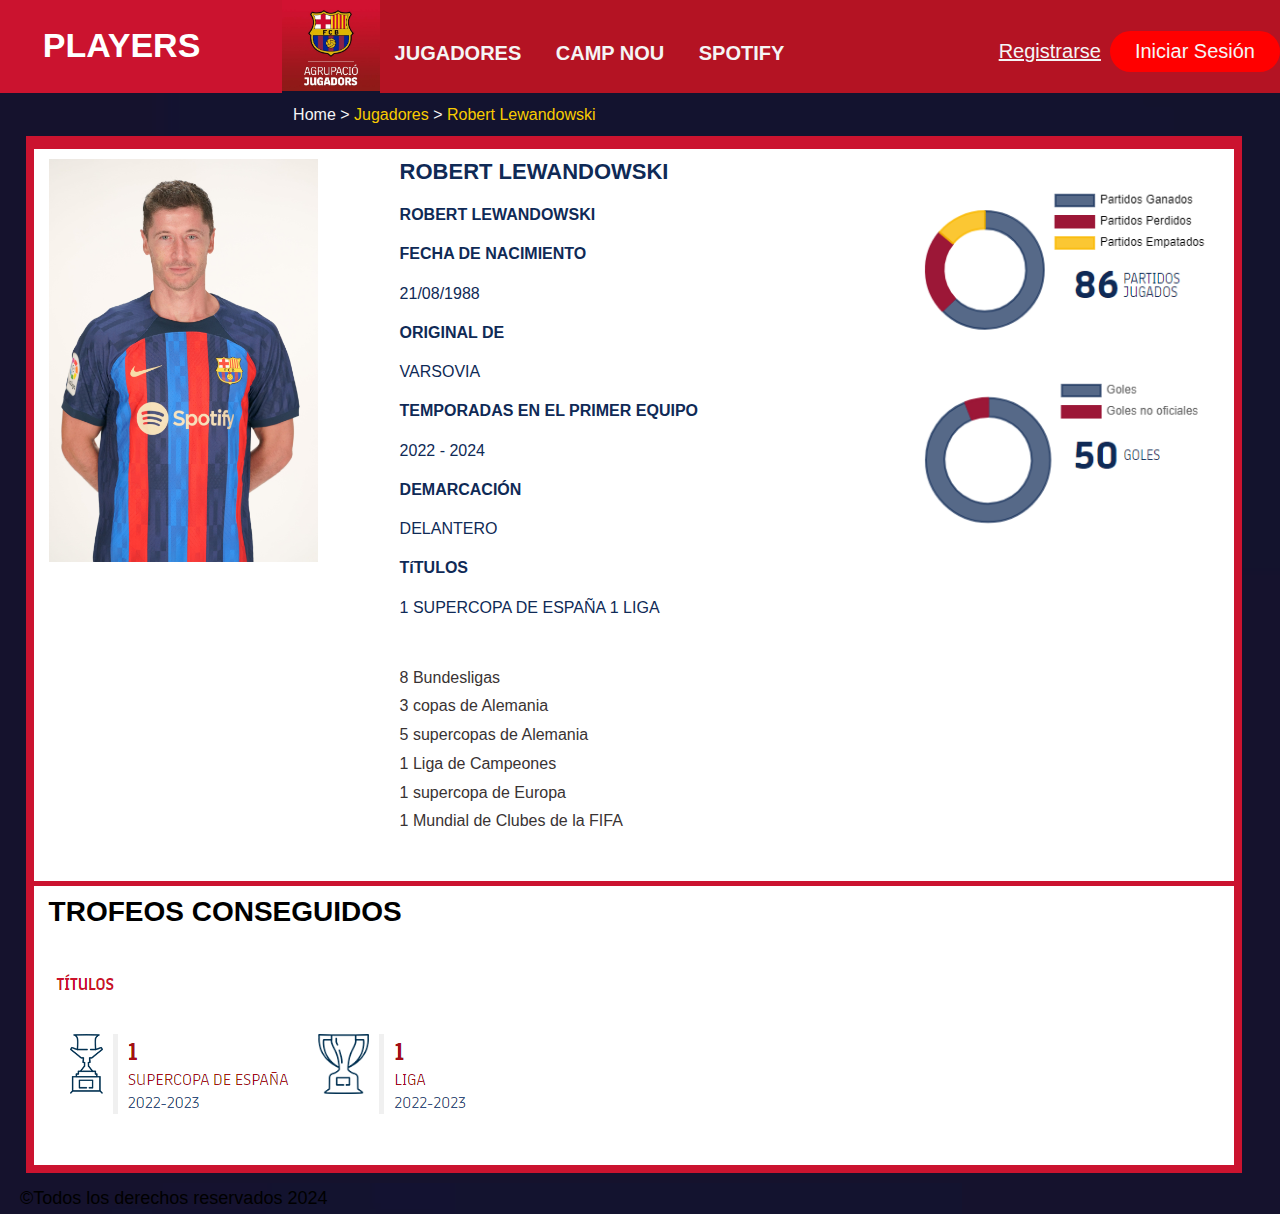
<file: paginas/Lewandowski.html>
<!--Copyright Angelo Valverde-->
<!DOCTYPE html>
<html>
	<head>
	<meta content = "text/html; charset= utf-8" http-equiv = "Content-type"/>
		<title> Robert Lewandowski </title>
		<link rel="stylesheet" type="text/css" href="../css/style2.css">
		<link rel="shortcut icon" href="../imagenes/logofcb.png">
		<style>

		</style> 
	</head>
	<body>
		<div>
			<header class="banner2">
				<h1> <strong> PLAYERS </strong> </h1>
			</header>
			<header class="banner">
				<h1>  </h1>	
			</header>
			<nav class="nave">
				
	
				<ul class="lista">
					<li><a href="../paginas/jugadores.html">JUGADORES</a></li>
					<li><a href="../paginas/campnou.html"> CAMP NOU </a></li>
					<li><a href="../paginas/Spotify.html"> SPOTIFY </a> </li>
				</ul>
				<a href="#" class="registro"> Registrarse </a>
				<a href="#" class="boton"><button> Iniciar Sesi&oacute;n </button></a>
			</nav>

		</div>
		
        

      

        <main>
            <header>
                <p id="header"><a href="../index.html" id="inicio"> Home > </a> <a href="jugadores.html" id="jugadores"> Jugadores </a> <a href="jugadores" id="d"> > </a> Robert Lewandowski </p>
            </header>
            <section>
				
                <article>
                    <header>
						
                    </header>
					<img src="../imagenes/Lewandowski.jpg" alt="Lewandowski" id="cruyff" width="23%">
                    <div class="informacion">
                    
                    <img src="../imagenes/graficaLewan.png" alt="graficaLewan" id="grafica" width="40%">

                        <h3> ROBERT LEWANDOWSKI </h3>
                    <h4> ROBERT LEWANDOWSKI </h4>
                    <h4> FECHA DE NACIMIENTO </h4>
                        	21/08/1988 
                    <h4> ORIGINAL DE </h4>
                        	VARSOVIA 	
                    <h4> TEMPORADAS EN EL PRIMER EQUIPO </h4>
                       	 	2022 - 2024 
                    <h4> DEMARCACI&Oacute;N </h4>
                       	 	DELANTERO 
                    <h4> T&iacute;TULOS </h4>
						1 SUPERCOPA DE ESPAÑA 1 LIGA

                   
                    </div>
                    <p id="bio"> 
						8 Bundesligas
						<br>
						3 copas de Alemania
						<br>
						5 supercopas de Alemania
						<br>
						1 Liga de Campeones
						<br>
						1 supercopa de Europa
						<br>
						1 Mundial de Clubes de la FIFA
                    </p>     
                    
						
                    
                </article>

                <article>
                    <header>
                        <h2> TROFEOS CONSEGUIDOS </h2>
                    </header>
                    <br>
                    <p> 
                    </p>
                    <br>
                    <img src="../imagenes/trofeoslewan.png" alt="trofeoslewan">
                
                </article>

              
            </section>
        </main>

       

        <footer>
            <p> ©Todos los derechos reservados 2024 </p>
        </footer>
        
	</body>
</html>
</file>
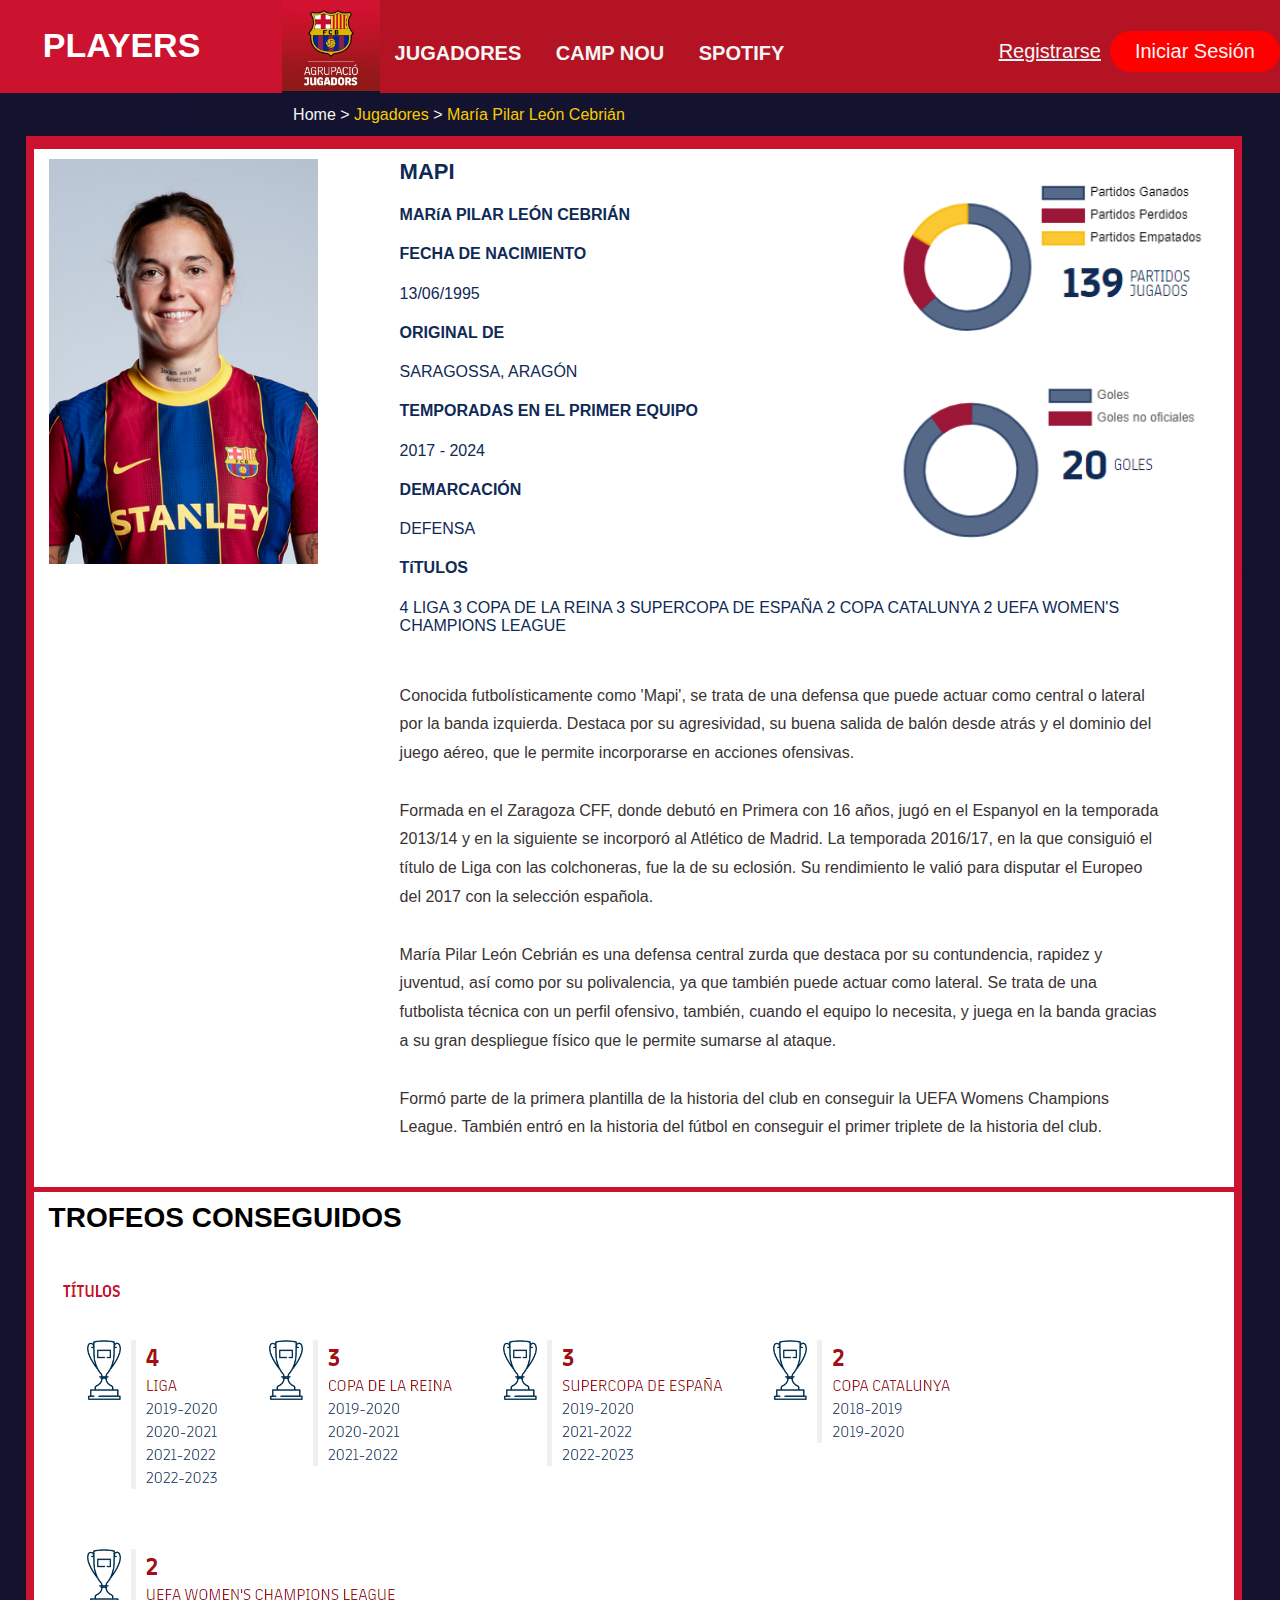
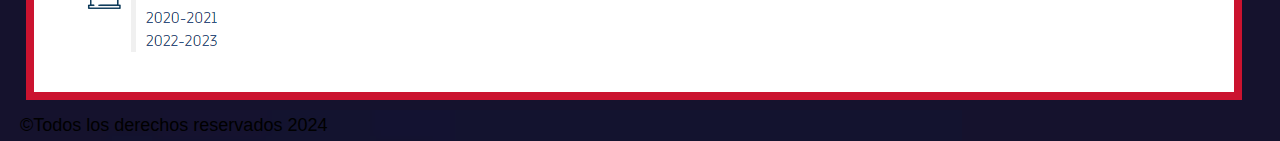
<file: paginas/Mapi.html>
<!--Copyright Angelo Valverde-->
<!DOCTYPE html>
<html>
	<head>
	<meta content = "text/html; charset= utf-8" http-equiv = "Content-type"/>
		<title> Mapi Leon</title>
		<link rel="stylesheet" type="text/css" href="../css/style2.css">
		<link rel="shortcut icon" href="../imagenes/logofcb.png">
		<style>

		</style> 
	</head>
	<body>
		<div>
			<header class="banner2">
				<h1> <strong> PLAYERS </strong> </h1>
			</header>
			<header class="banner">
				<h1>  </h1>	
			</header>
			<nav class="nave">
				
	
				<ul class="lista">
					<li><a href="../paginas/jugadores.html">JUGADORES</a></li>
					<li><a href="../paginas/campnou.html"> CAMP NOU </a></li>
					<li><a href="../paginas/Spotify.html"> SPOTIFY  </a> </li>
				</ul>
				<a href="#" class="registro"> Registrarse </a>
				<a href="#" class="boton"><button> Iniciar Sesi&oacute;n </button></a>
			</nav>

		</div>
		
        

      

        <main>
            <header>
                <p id="header"><a href="../index.html" id="inicio"> Home > </a> <a href="jugadores.html" id="jugadores"> Jugadores </a> <a href="jugadores" id="d"> > </a> Mar&iacute;a Pilar Le&oacute;n Cebri&aacute;n </p>
            </header>
            <section>
				
                <article>
                    <header>
						
                    </header>
					<img src="../imagenes/Mapi.jpg" alt="Mapi" id="cruyff" width="23%">
                    <div class="informacion">
                    
                    <img src="../imagenes/graficaPedri.png" alt="graficaPedri" id="grafica" width="45%">

                        <h3> MAPI </h3>
                    <h4> MAR&iacute;A PILAR LE&Oacute;N CEBRI&Aacute;N </h4>
                    <h4> FECHA DE NACIMIENTO </h4>
                        	13/06/1995 
                    <h4> ORIGINAL DE </h4>
                        	SARAGOSSA, ARAG&Oacute;N 	
                    <h4> TEMPORADAS EN EL PRIMER EQUIPO </h4>
                       	 	2017 - 2024 
                    <h4> DEMARCACI&Oacute;N </h4>
                       	 	DEFENSA 
                    <h4> T&iacute;TULOS </h4>
						4 LIGA	3 COPA DE LA REINA 3 SUPERCOPA DE ESPAÑA 2 COPA CATALUNYA 2 UEFA WOMEN'S CHAMPIONS LEAGUE

                   
                    </div>
                    <p id="bio"> 
                        Conocida futbol&iacute;sticamente como 'Mapi', se trata de una defensa que puede actuar como central o lateral por la banda izquierda. Destaca por su agresividad, su buena salida de bal&oacute;n desde atr&aacute;s y el dominio del juego a&eacute;reo, que le permite incorporarse en acciones ofensivas.
						<br>
						<br>
						Formada en el Zaragoza CFF, donde debut&oacute; en Primera con 16 años, jug&oacute; en el Espanyol en la temporada 2013/14 y en la siguiente se incorpor&oacute; al Atl&eacute;tico de Madrid. La temporada 2016/17, en la que consigui&oacute; el t&iacute;tulo de Liga con las colchoneras, fue la de su eclosi&oacute;n. Su rendimiento le vali&oacute; para disputar el Europeo del 2017 con la selecci&oacute;n española.
						<br>
						<br>
						Mar&iacute;a Pilar Le&oacute;n Cebri&aacute;n es una defensa central zurda que destaca por su contundencia, rapidez y juventud, as&iacute; como por su polivalencia, ya que tambi&eacute;n puede actuar como lateral. Se trata de una futbolista t&eacute;cnica con un perfil ofensivo, tambi&eacute;n, cuando el equipo lo necesita, y juega en la banda gracias a su gran despliegue f&iacute;sico que le permite sumarse al ataque.
						<br>
						<br>
						Form&oacute; parte de la primera plantilla de la historia del club en conseguir la UEFA Womens Champions League. Tambi&eacute;n entr&oacute; en la historia del fútbol en conseguir el primer triplete de la historia del club.
                        
                    </p>     
                    
						
                    
                </article>

                <article>
                    <header>
                        <h2> TROFEOS CONSEGUIDOS </h2>
                    </header>
                    <br>
                    <p> 
                    </p>
                    <br>
                    <img src="../imagenes/trofeosmapi.png" alt="trofeosmapi">
                
                </article>

              
            </section>
        </main>

       

        <footer>
            <p> ©Todos los derechos reservados 2024 </p>
        </footer>
        
	</body>
</html>
</file>
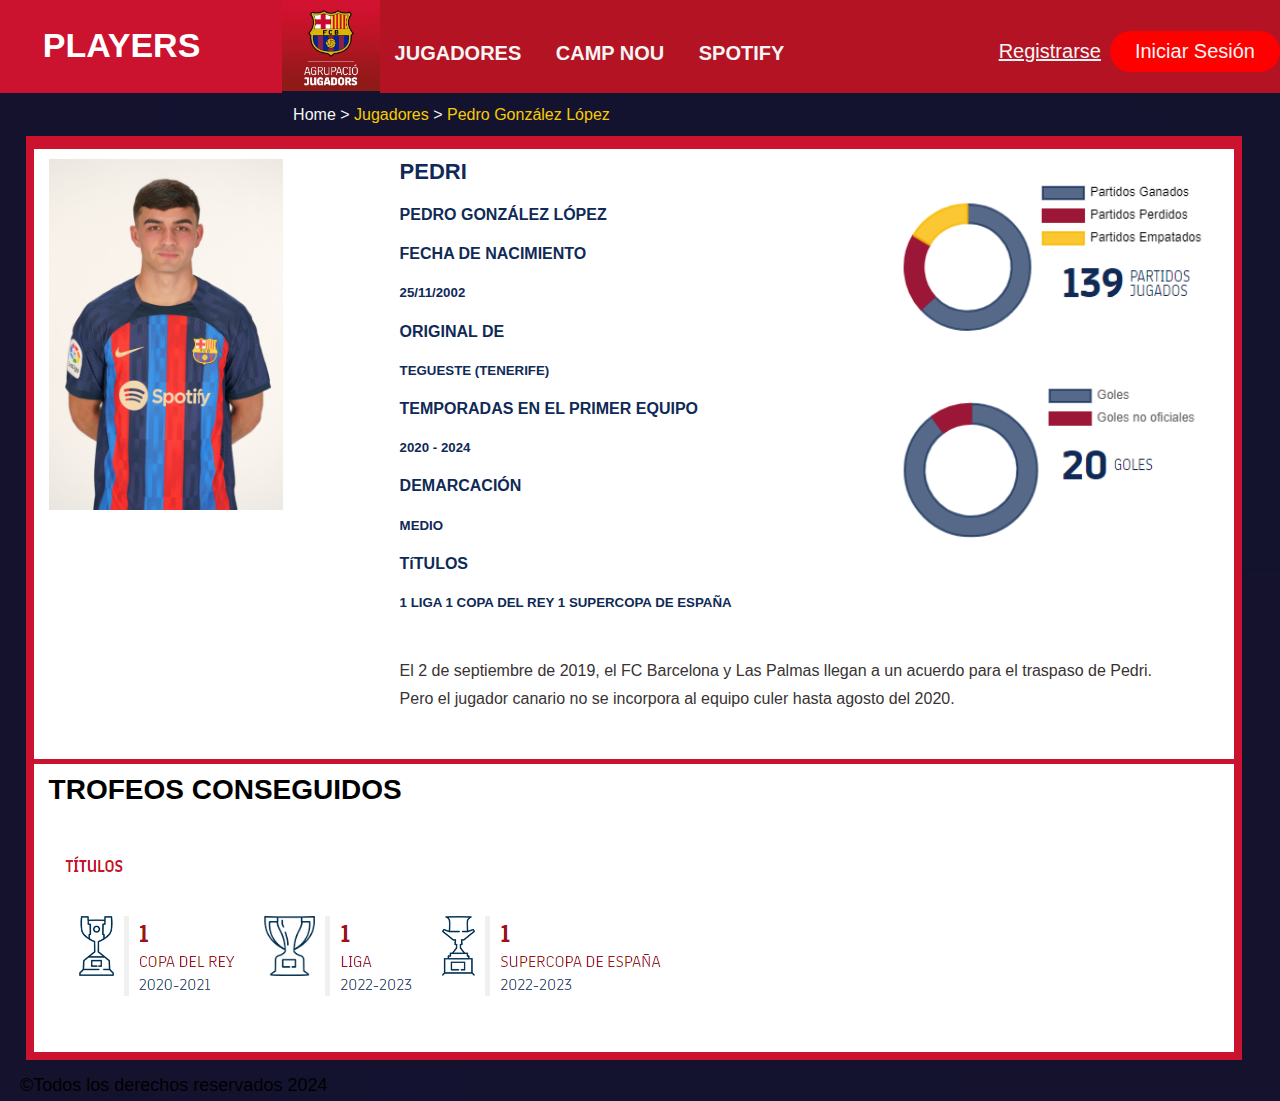
<file: paginas/Pedri.html>
<!--Copyright Angelo Valverde-->
<!DOCTYPE html>
<html>
	<head>
	<meta content = "text/html; charset= utf-8" http-equiv = "Content-type"/>
		<title> Pedri Gonzalez </title>
		<link rel="stylesheet" type="text/css" href="../css/style2.css">
        <link rel="shortcut icon" href="../imagenes/logofcb.png">
		<style>

		</style> 
	</head>
	<body>
		<div>
			<header class="banner2">
				<h1> <strong> PLAYERS </strong> </h1>
			</header>
			<header class="banner">
				<h1>  </h1>	
			</header>
			<nav class="nave">
				
	
				<ul class="lista">
					<li><a href="../paginas/jugadores.html">JUGADORES</a></li>
					<li><a href="../paginas/campnou.html"> CAMP NOU </a></li>
					<li><a href="../paginas/Spotify.html"> SPOTIFY </a> </li>
				</ul>
				<a href="#" class="registro"> Registrarse </a>
				<a href="#" class="boton"><button> Iniciar Sesi&oacute;n </button></a>
			</nav>

		</div>
		
        

      

        <main>
            <header>
                <p id="header"><a href="../index.html" id="inicio"> Home > </a> <a href="jugadores.html" id="jugadores"> Jugadores </a> <a href="jugadores" id="d"> > </a> Pedro Gonz&aacute;lez L&oacute;pez </p>
            </header>
            <section>
				
                <article>
                    <header>
						
                    </header>
					<img src="../imagenes/Pedri.jpg" alt="Pedri" id="cruyff" width="20%">
                    <div class="informacion">
                    
                    <img src="../imagenes/graficaPedri.png" alt="graficaPedri" id="grafica" width="45%">

                        <h3> PEDRI </h3>
                    <h4> PEDRO GONZ&Aacute;LEZ L&Oacute;PEZ </h4>
                    <h4> FECHA DE NACIMIENTO </h4>
                        <h5> 25/11/2002 </h5>
                    <h4> ORIGINAL DE </h4>
                        <h5> TEGUESTE (TENERIFE) </h5>	
                    <h4> TEMPORADAS EN EL PRIMER EQUIPO </h4>
                        <h5> 2020 - 2024 </h5>
                    <h4> DEMARCACI&Oacute;N </h4>
                        <h5> MEDIO </h5>
                    <h4> T&iacute;TULOS </h4>
                        <h5> 1 LIGA   1 COPA DEL REY 1 SUPERCOPA DE ESPAÑA</h5>	

                   
                    </div>
                    <p id="bio"> 
                        El 2 de septiembre de 2019, el FC Barcelona y Las Palmas llegan a un acuerdo para el traspaso de Pedri. Pero el jugador canario no se incorpora al equipo culer hasta agosto del 2020.
                        
                    </p>     
                    
						
                    
                </article>

                <article>
                    <header>
                        <h2> TROFEOS CONSEGUIDOS </h2>
                    </header>
                    <br>
                    <p> 
                    </p>
                    <br>
                    <img src="../imagenes/trofeospedri.png" alt="trofeospedri">
                
                </article>

              
            </section>
        </main>

       

        <footer>
            <p> ©Todos los derechos reservados 2024 </p>
        </footer>
        
	</body>
</html>
</file>
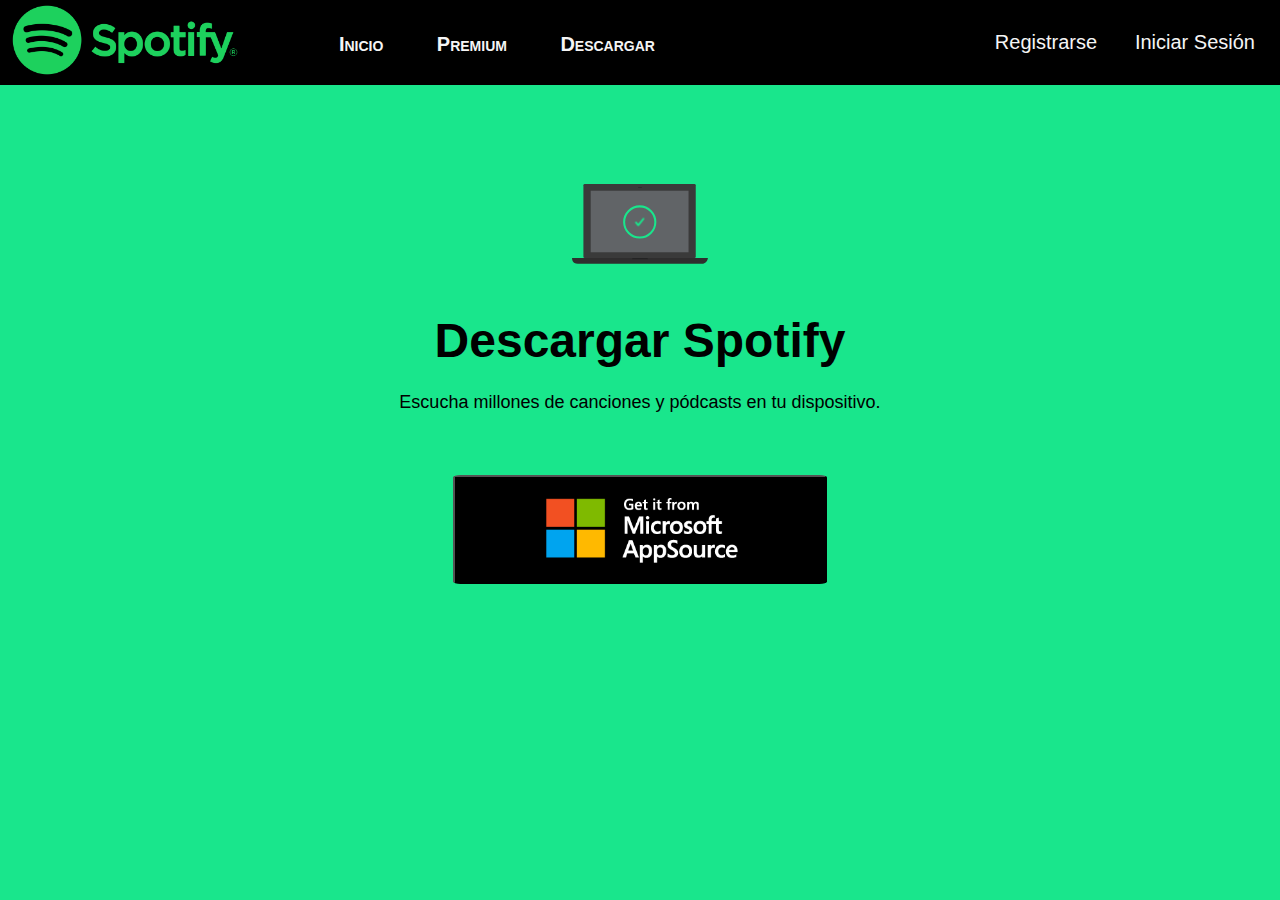
<file: paginas/Spotify.html>
<!--Copyright Angelo Valverde-->
<!DOCTYPE html>
<html>
	<head>
	<meta content = "text/html; charset= utf-8" http-equiv = "Content-type"/>
		<title> Spotify </title>
		<link rel="stylesheet" type="text/css" href="../css/style3.css">
        <link rel="shortcut icon" href="../imagenes/spotify logo.png">
        <!--[if lt IE 9]>
        <script>
            document.createElement("article");
            document.createElement("aside");
            document.createElement("footer");
            document.createElement("header");
            document.createElement("main");
            document.createElement("nav");
            document.createElement("section");
        </script>
        <!(endif)-->
    </head>
	<body>
        <header class="banner">
            <h1> </h1>
        </header>
        

        <nav class="nave">
            
            <div class="logo">
                <img src="../imagenes/spotify logo.png" alt="logo3">
            </div>

            <ul class="lista">
                <li><a href="../index.html"> Inicio </a></li>
                <li><a href="https://support.spotify.com/es/article/premium-plans/"> Premium </a></li>
                <li><a href="#"> Descargar </a> </li>
            </ul>
            <a href="#" class="registro"> Registrarse </a>
            <a href="#" class="boton"><button> Iniciar Sesi&oacute;n </button></a>
        </nav>

        <main>
            <section>
                <h1> </h1>
                <article>
                    <header style="text-align: center; margin-top: 5%;">
                        <img src="../imagenes/laptopspoti.png" alt="laptopspoti" >
                    </header>
                    <h1 style="text-align: center; margin-top: 2%; font-size: 300%;"> Descargar Spotify </h1>
                    <p style="text-align: center; margin-top: 2%;"> Escucha millones de canciones y p&oacute;dcasts en tu dispositivo. </p>
                    <div style="text-align: center;">
                        <a href="#" id="boton2"><button> <img src="../imagenes/obtener.png" alt="obtener" width="64%"> </button></a>
                    </div>
                    
                </article>

               
            </section>
        </main>

       

        <footer>
            <p>  </p>
        </footer>

	</body>
</html>
</file>
<file: css/style.css>
@charset "UTF-8";
article, aside, footer, header, main, nav, section {
    display: block;
}
html, body, h1, h2, h3, ul, li, a, p, article, aside, footer, header, main, nav, section {
    padding: 0;
    margin: 0;
}
h1{
    font-size: 34px;
}
h2{
    font-size: 28px;
}
h3{
    font-size: 22px;
}
p{
    font-size: 18px;
}

body{
    width: 100%;
    margin-top: -0.1%;
    margin-left: auto;
    margin-right: auto;
    background-image: url(../imagenes/fondocamp1.png);
    background-repeat: repeat;
    
    background-position: top;
    font-family: Arial, Helvetica, sans-serif;
}

li{
    margin-left: 15px;
    margin-right:15px; 
    font-size: 20px;
    font-variant: small-caps;
    font-weight: bold;
}
section{
    margin-top: 15px;
    padding: 10px;
    background-color: #523267;
}
article{
    background-color: #181733;
    margin-top: 5px;
    padding: 10px 15px;
    
}
article h1{
    color: #FDC52C;
}
article p{
    color: aliceblue;
    margin-left: 10%;
    width: 80%;
    line-height: 1.7;
    font-size: 23px;
}
main{
    width: 90%;
    float: left;
    margin-bottom: 10px;
    margin-left: 5%;
}

footer{
    clear:both;
    background-color: #0F2A56;
    color: black;
    padding: 5px 20px;
    width: 72%;
}

.nave{
    background-color: #0A0927;
    display: flex;
    justify-content: flex-end;
    align-items: center;
    margin-top: 1px;
    height: 85px;
}

.nave .logo{
    cursor: pointer;
    margin-right: auto;
}

.nave .logo img{
    margin-top: 4%;
    margin-left: 20%;
    height: 90px;
    width: auto;
    transition: all 0.3s;
}

.nave .logo img:hover{
    transform: scale(1.2);
}

.nave .lista {
    list-style: none;
    margin-right: 42%;
}

.nave .lista li{
    display: inline-block;
    
}

.nave .lista a{
    font-size: 22px;
    color:whitesmoke;
    text-decoration: none;
  
}

.nave .lista li:hover{
    transform: scale(1.2);
}

.nave .lista li a:hover{
    color: #FDC52C;
}

.nave .registro {
    font-size: 20px;
    color:whitesmoke;
    padding-right: 1%;
    text-decoration: none;
    
}

.nave .registro:hover{
    transform: scale(1.2);
    color: #FDC52C;
}

.nave .boton button{
    font-size: 20px;
    color: whitesmoke;
    padding: 9px 25px;
    background: black;
    border: none;
    border-radius: 50px;
    cursor: pointer;
    transition: all 0.3s ease 0s;
}

.nave .boton button:hover{
    background-color: black;
    color: #FDC52C;
    transform: scale(1.1);
}
#boton2 button{
    width: 40%;
    margin-top: 4%;
    border-radius: 3%;
    background-color: black;
}
#boton2 button:hover{
    background-color: black;
    color: rgb(4, 236, 93);
    transform: scale(1.1);
}
.listatabla ul{
    padding-top: 2%;
    padding-bottom: 1%;
    line-height: 1.4;
    flex-wrap: wrap;
    flex: 3;
    align-items: baseline;
    display: flex;
}
.listatabla li{
    flex: 3;
}

.listatabla{
    color: #FDC52C;
}

a{
    text-decoration: none;
    color: #FDC52C;
}
</file>
<file: css/style2.css>
@charset "UTF-8";
article, aside, footer, header, main, nav, section {
    display: block;
}
html, body, h1, h2, h3, ul, li, a, p, article, aside, footer, header, main, nav, section {
    padding: 0;
    margin: 0;
}
h1{
    font-size: 34px;
}
h2{
    font-size: 28px;
}
h3{
    font-size: 22px;
}
p{
    font-size: 18px;
}
.banner{
    background-image: url(../imagenes/agrupacio.jpg);
    margin-left: auto;
    margin-right: auto;
    background-repeat: no-repeat;
    background-size:cover;
    width: 5%;
    padding-top: 7.1%;
    padding-left: 34px;
    float: left;
    
}
.banner2{
    background-color: #CB132F;
    width: 15%;
    padding-top: 2%;
    padding-left: 2%;
    padding-right: 5%;
    float: left;
    
    
}
.banner2 h1{
    color: white;
    text-align: center;
    padding-bottom:15%;
}
body{
    width: 100%;
    margin-left: auto;
    margin-right: auto;
    background-image: url(../imagenes/BACKGROUND.png);
    background-repeat: no-repeat;
    background-size: cover;
    font-family: Arial, Helvetica, sans-serif;
}

li{
    margin-left: 15px;
    margin-right: 15px;
    font-size: 25px;
    font-variant: small-caps;
    font-weight: bold;
}
section{
    background-color:#CB132F;
    margin-top: 1%;
    padding: 8px;
}
article{
    background-color: white;
    margin-top: 5px;
    padding: 10px 15px;
}
main{
    width: 95%;
    float: left;
    margin-bottom: 10px;
    margin-left: 2%;
}

footer{
    clear:both;
    background-image: url(../imagenes/BACKGROUND.png);
    background-repeat: no-repeat;
    background-size: cover;
    padding: 5px 20px;
    width: 72%;
}

.nave{
    background-color: #B41323;
    display: flex;
    justify-content: flex-end;
    align-items: center;
    float: both;
    padding-top: 2.4%;
    padding-bottom: 1.7%;
}


.nave .lista {
    list-style: none;
    margin-right: auto;
}

.nave .lista li{
    display: inline-block;
    
}

.nave .lista a{
    font-size: 20px;
    color:whitesmoke;
    text-decoration: none;
}

.nave .lista li:hover{
    transform: scale(1.2);
}

.nave .lista li a:hover{
    color: rgb(243, 181, 10);
}

.nave .registro {
    font-size: 20px;
    color:whitesmoke;
    padding-right: 1%;

    
}

.nave .registro:hover{
    transform: scale(1.2);
    color: rgba(243, 181, 10);
}

.nave .boton button{
    font-size: 20px;
    color: whitesmoke;
    padding: 9px 25px;
    background: red;
    border: none;
    border-radius: 50px;
    cursor: pointer;
    transition: all 0.3s ease 0s;

}

.nave .boton button:hover{
    background-color: red;
    color: rgba(243, 181, 10);
    transform: scale(1.1);
}
.informacion{
    margin-left: 30%;
    color: #0F2A56;
}
#cruyff{
    float: left;
}
#grafica{
    float: right;
    text-align: auto;
  
}
#bio{
    color: #393333;
    width: 65%;
    margin-left: 30%;
    margin-top: 4%;
    margin-bottom: 3%;
    font-size: 16px;
    line-height: 1.8;
}
#header{
    color: rgb(248, 203, 0);
    margin-top: 1%;
    margin-left: 22%;
    font-size: 16px;
}
#inicio{
    color: whitesmoke;
    text-decoration: none;
}
#jugadores{
    text-decoration: none;
    color: rgb(248, 203, 0);
}
#inicio:hover{
    color:#B41323;
}
#d{
    color: whitesmoke;
    text-decoration: none;
}
</file>
<file: css/style4.css>
@charset "UTF-8";
article, aside, footer, header, main, nav, section {
    display: block;
}
html, body, h1, h2, h3, ul, li, a, p, article, aside, footer, header, main, nav, section {
    padding: 0;
    margin: 0;
}
h1{
    font-size: 34px;
}
h2{
    font-size: 28px;
}
h3{
    font-size: 22px;
}
p{
    font-size: 18px;
}

body{
    width: 100%;
    margin-top: -0.1%;
    margin-left: auto;
    margin-right: auto;
    background-image: url(../imagenes/fondocamp1.png);
    background-repeat: repeat;
    
    background-position: top;
    font-family: Arial, Helvetica, sans-serif;
}

li{
    margin-left: 15px;
    margin-right:15px; 
    font-size: 20px;
    font-variant: small-caps;
    font-weight: bold;
}
section{
    margin-top: 15px;
    padding: 10px;
    background-color: #523267;
}
article{
    background-color: #181733;
    margin-top: 5px;
    padding: 10px 15px;
    
}
article h1{
    color: #FDC52C;
}
article p{
    color: aliceblue;
    margin-left: 10%;
    width: 80%;
    line-height: 1.7;
    font-size: 23px;
}
main{
    width: 90%;
    float: left;
    margin-bottom: 10px;
    margin-left: 5%;
}

footer{
    clear:both;
    background-color: #0F2A56;
    color: black;
    padding: 5px 20px;
    width: 72%;
}

.nave{
    background-color: #0A0927;
    display: flex;
    justify-content: flex-end;
    align-items: center;
    margin-top: 1px;
    height: 85px;
}

.nave .logo{
    cursor: pointer;
    margin-right: auto;
}

.nave .logo img{
    margin-top: 4%;
    margin-left: 20%;
    height: 90px;
    width: auto;
    transition: all 0.3s;
}

.nave .logo img:hover{
    transform: scale(1.2);
}

.nave .lista {
    list-style: none;
    margin-right: 42%;
}

.nave .lista li{
    display: inline-block;
    
}

.nave .lista a{
    font-size: 22px;
    color:whitesmoke;
    text-decoration: none;
  
}

.nave .lista li:hover{
    transform: scale(1.2);
}

.nave .lista li a:hover{
    color: #FDC52C;
}

.nave .registro {
    font-size: 20px;
    color:whitesmoke;
    padding-right: 1%;
    text-decoration: none;
    
}

.nave .registro:hover{
    transform: scale(1.2);
    color: #FDC52C;
}

.nave .boton button{
    font-size: 20px;
    color: whitesmoke;
    padding: 9px 25px;
    background: black;
    border: none;
    border-radius: 50px;
    cursor: pointer;
    transition: all 0.3s ease 0s;
}

.nave .boton button:hover{
    background-color: black;
    color: #FDC52C;
    transform: scale(1.1);
}
#boton2 button{
    width: 40%;
    margin-top: 4%;
    border-radius: 3%;
    background-color: black;
}
#boton2 button:hover{
    background-color: black;
    color: rgb(4, 236, 93);
    transform: scale(1.1);
}
</file>
<file: css/style5.css>
@charset "UTF-8";
article, aside, footer, header, main, nav, section {
    display: block;
}
html, body, h1, h2, h3, ul, li, a, p, article, aside, footer, header, main, nav, section {
    padding: 0;
    margin: 0;
}
h1{
    font-size: 34px;
}
h2{
    font-size: 28px;
}
h3{
    font-size: 22px;
}
p{
    font-size: 18px;
}
.banner{
    background-image: url(../imagenes/agrupacio.jpg);
    margin-left: auto;
    margin-right: auto;
    background-repeat: no-repeat;
    background-size:cover;
    width: 5%;
    padding-top:6.9%;
    padding-left: 34px;
    float: left;
    
}
.banner2{
    background-color: #CB132F;
    width: 14%;
    padding-top: 2.1%;
    padding-left: 2%;
    padding-right: 5%;
    float: left;
    
    
}
.banner2 h1{
    color: white;
    text-align: center;
    padding-bottom:15%;
}
body{
    width: 100%;
    margin-left: auto;
    margin-right: auto;
    background-image: url(../imagenes/BACKGROUND.png);
    background-repeat: no-repeat;
    background-size: cover;
    font-family: Arial, Helvetica, sans-serif;
}

li{
    margin-left: 15px;
    margin-right: 15px;
    font-size: 25px;
    font-variant: small-caps;
    font-weight: bold;
}
section{
    background-color:#CB132F;
    margin-top: 1%;
    padding: 8px;
}
article{
    background-color: white;
    margin-top: 5px;
    padding: 10px 15px;
}
main{
    width: 95%;
    float: left;
    margin-bottom: 10px;
    margin-left: 2%;
}

footer{
    clear:both;
    background-image: url(../imagenes/BACKGROUND.png);
    background-repeat: no-repeat;
    background-size: cover;
    color: black;
    padding: 5px 20px;
    width: 72%;
}

.nave{
    background-color: #B41323;
    display: flex;
    justify-content: flex-end;
    align-items: center;
    float: both;
    padding-top: 2.4%;
    padding-bottom: 1.7%;
}


.nave .lista {
    list-style: none;
    margin-right: auto;
}

.nave .lista li{
    display: inline-block;
    
}

.nave .lista a{
    font-size: 20px;
    color:whitesmoke;
    text-decoration: none;
}

.nave .lista li:hover{
    transform: scale(1.2);
}

.nave .lista li a:hover{
    color: rgb(243, 181, 10);
}

.nave .registro {
    font-size: 20px;
    color:whitesmoke;
    padding-right: 1%;

    
}

.nave .registro:hover{
    transform: scale(1.2);
    color: rgba(243, 181, 10);
}

.nave .boton button{
    font-size: 20px;
    color: whitesmoke;
    padding: 9px 25px;
    background: red;
    border: none;
    border-radius: 50px;
    cursor: pointer;
    transition: all 0.3s ease 0s;

}

.nave .boton button:hover{
    background-color: red;
    color: rgba(243, 181, 10);
    transform: scale(1.1);
}
.informacion{
    margin-left: 30%;
    color: #0F2A56;
}
#cruyff{
    float: left;
}
#grafica{
    float: right;
    text-align: auto;
  
}
#bio{
    color: #393333;
    width: 80%;
    margin-left: 10%;
    margin-top: 4%;
    margin-bottom: 3%;
    font-size: 16px;
    line-height: 1.8;
}
#header{
    color: rgb(248, 203, 0);
    margin-top: 1%;
    margin-left: 22%;
    font-size: 16px;
}
#inicio{
    color: whitesmoke;
    text-decoration: none;
}
#jugadores{
    text-decoration: none;
    color: rgb(248, 203, 0);
}
#inicio:hover{
    color:#B41323;
}
#d{
    color: whitesmoke;
    text-decoration: none;
}
h1{
    font-size: 28px;
    margin-top: 3.93%;
}
</file>
<file: css/style3.css>
@charset "UTF-8";
article, aside, footer, header, main, nav, section {
    display: block;
}
html, body, h1, h2, h3, ul, li, a, p, article, aside, footer, header, main, nav, section {
    padding: 0;
    margin: 0;
}
h1{
    font-size: 34px;
}
h2{
    font-size: 28px;
}
h3{
    font-size: 22px;
}
p{
    font-size: 18px;
}

body{
    width: 100%;
    margin-top: -0.1%;
    margin-left: auto;
    margin-right: auto;
    background: #19E68C;
    background-repeat: no-repeat;
    background-size: cover;
    background-position: top;
    font-family: Arial, Helvetica, sans-serif;
}

li{
    margin-left: 15px;
    margin-right: 15px;
    font-size: 25px;
    font-variant: small-caps;
    font-weight: bold;
}
section{
    background-color:  #19E68C;
    margin-top: 10px;
    padding: 5px;
}
article{
    background-color:  #19E68C;
    margin-top: 5px;
    padding: 10px 15px;
}
main{
    width: 100%;
    float: left;
    margin-bottom: 10px;
}

footer{
    clear:both;
    background-color: #19E68C;
    color: black;
    padding: 5px 20px;
    width: 72%;
}

.nave{
    background-color: black;
    display: flex;
    justify-content: flex-end;
    align-items: center;
    margin-top: 1px;
    height: 85px;
}

.nave .logo{
    cursor: pointer;
    margin-right: auto;
}

.nave .logo img{
    height: 250px;
    width: auto;
    transition: all 0.3s;
}

.nave .logo img:hover{
    transform: scale(1.2);
}

.nave .lista {
    list-style: none;
    margin-right: auto;
    padding-right: 20%;
}

.nave .lista li{
    display: inline-block;
    padding-right: 7px;
    padding-left: 12px; 
    
}

.nave .lista a{
    font-size: 20px;
    color:whitesmoke;
    text-decoration: none;
}

.nave .lista li:hover{
    transform: scale(1.2);
}

.nave .lista li a:hover{
    color: rgb(4, 236, 93);
}

.nave .registro {
    font-size: 20px;
    color:whitesmoke;
    padding-right: 1%;
    text-decoration: none;
    
}

.nave .registro:hover{
    transform: scale(1.2);
    color: rgb(4, 236, 93);
}

.nave .boton button{
    font-size: 20px;
    color: whitesmoke;
    padding: 9px 25px;
    background: black;
    border: none;
    border-radius: 50px;
    cursor: pointer;
    transition: all 0.3s ease 0s;
}

.nave .boton button:hover{
    background-color: black;
    color: rgb(4, 236, 93);
    transform: scale(1.1);
}
#boton2 button{
    width: auto;
    margin-top: 5%;
    border-radius: 2%;
    background-color: black;
}
#boton2 button:hover{
    background-color: black;
    color: rgb(4, 236, 93);
    transform: scale(1.1);
}
</file>
